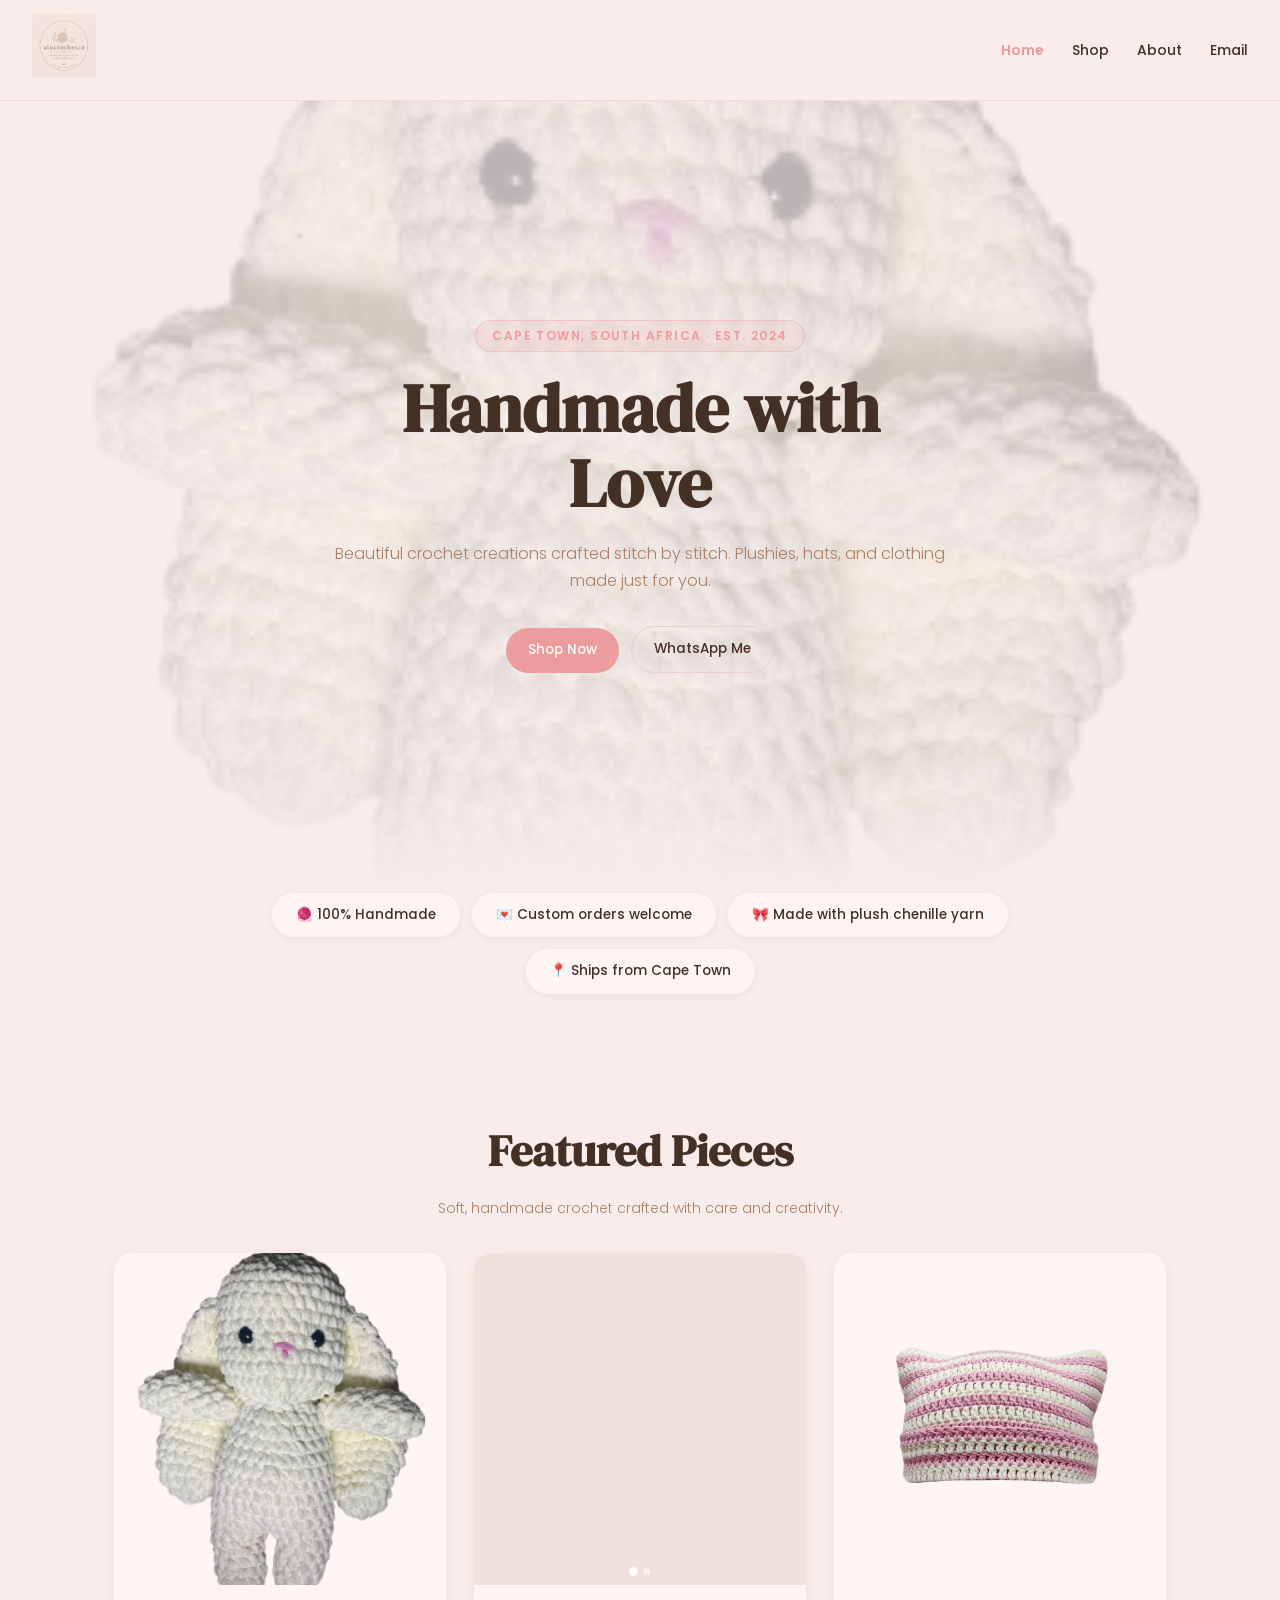
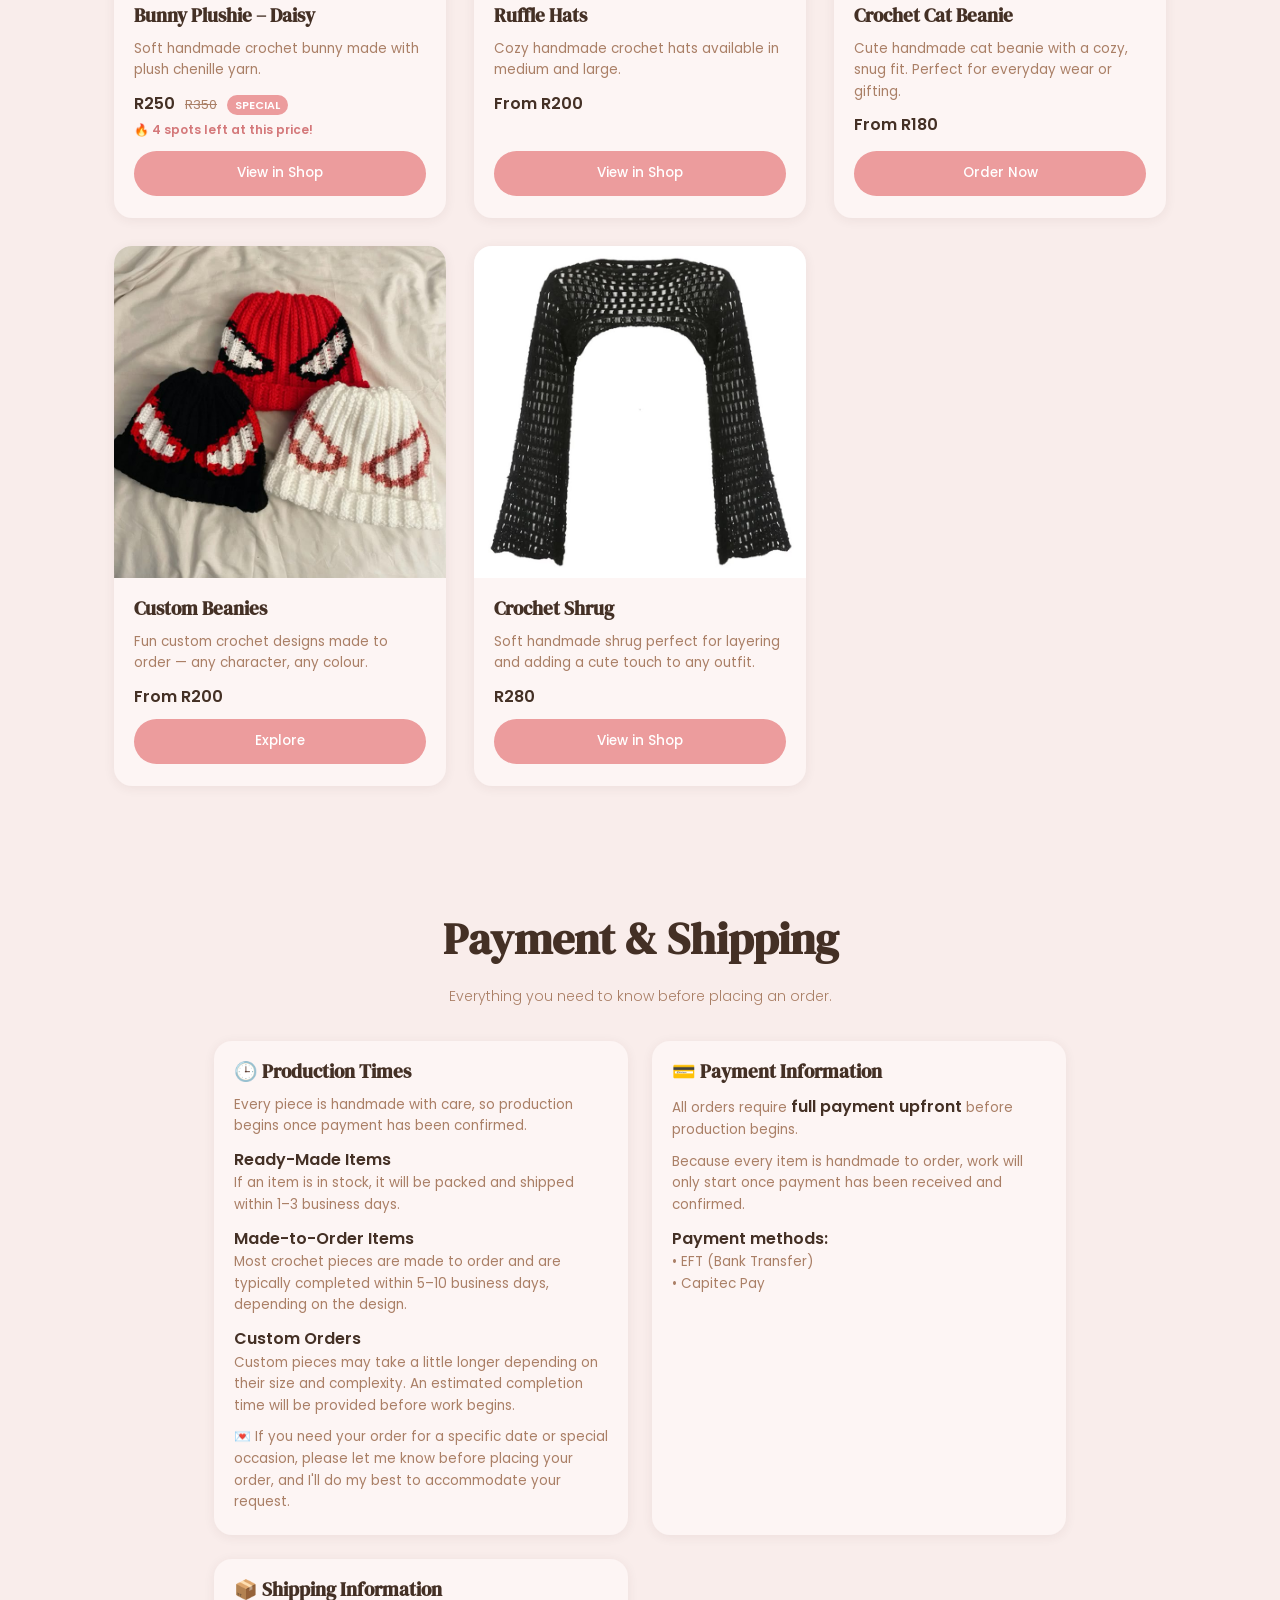
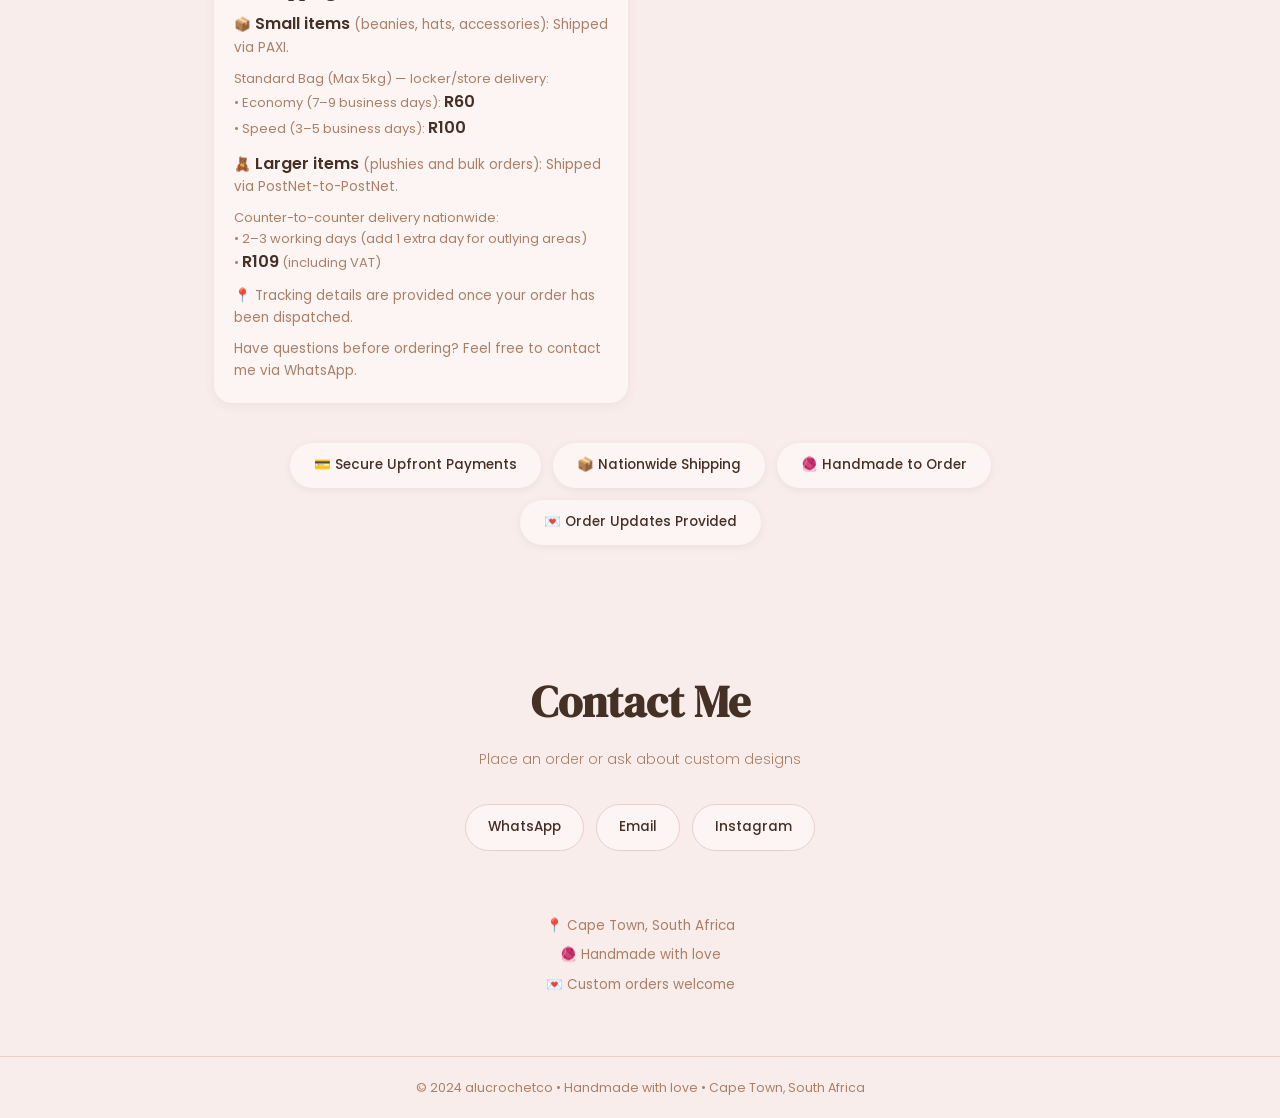
<file: index.html>
<!DOCTYPE html>
<html lang="en">
<head>
  <meta charset="UTF-8" />
  <meta name="viewport" content="width=device-width, initial-scale=1.0"/>
  <title>alucrochetco | Handmade Crochet Cape Town</title>

  <!-- SEO -->
  <meta name="description" content="Handmade crochet plushies, hats and clothing made with love in Cape Town, South Africa. Custom orders welcome. Order via WhatsApp.">
  <meta name="keywords" content="crochet Cape Town, handmade plushies South Africa, crochet hats, custom crochet gifts, alucrochetco">
  <meta name="author" content="alucrochetco">

  <!-- Open Graph -->
  <meta property="og:type" content="website">
  <meta property="og:title" content="alucrochetco | Handmade Crochet Cape Town">
  <meta property="og:description" content="Soft handmade crochet plushies, hats and clothing. Made with love in Cape Town, South Africa. Custom orders welcome.">
  <meta property="og:image" content="https://aluwoods04-ops.github.io/alucrochet.co/bunny1.jpg">
  <meta property="og:url" content="https://aluwoods04-ops.github.io/alucrochet.co/index.html">
  <meta property="og:site_name" content="alucrochetco">

  <!-- WhatsApp / Twitter preview -->
  <meta name="twitter:card" content="summary_large_image">
  <meta name="twitter:title" content="alucrochetco | Handmade Crochet Cape Town">
  <meta name="twitter:description" content="Soft handmade crochet plushies, hats and clothing made in Cape Town. Custom orders welcome.">
  <meta name="twitter:image" content="https://aluwoods04-ops.github.io/alucrochet.co/bunny1.jpg">

  <link rel="stylesheet" href="style.css">
  <link href="https://fonts.googleapis.com/css2?family=DM+Serif+Display&family=Poppins:wght@300;400;500;600&display=swap" rel="stylesheet">

  <script type="application/ld+json">
  {
    "@context": "https://schema.org",
    "@type": "LocalBusiness",
    "name": "alucrochetco",
    "url": "https://aluwoods04-ops.github.io/alucrochet.co/",
    "logo": "https://aluwoods04-ops.github.io/alucrochet.co/logo.png",
    "image": "https://aluwoods04-ops.github.io/alucrochet.co/bunny1.jpg",
    "description": "Handmade crochet plushies, hats and clothing made with love in Cape Town, South Africa. Custom orders welcome.",
    "priceRange": "R150 - R350",
    "address": {
      "@type": "PostalAddress",
      "addressLocality": "Cape Town",
      "addressCountry": "ZA"
    },
    "contactPoint": {
      "@type": "ContactPoint",
      "contactType": "customer service",
      "url": "https://wa.me/27692396332"
    },
    "sameAs": [
      "https://instagram.com/alucrochetco"
    ]
  }
  </script>

</head>

<body>

<header>
  <div class="logo">
    <img src="logo.png" alt="alucrochetco logo">
  </div>
  <nav>
    <a href="index.html">Home</a>
    <a href="shop.html">Shop</a>
    <a href="about.html">About</a>
    <a href="mailto:woodsaloe@gmail.com">Email</a>
  </nav>
</header>

<!-- HERO -->
<section class="hero">
  <div class="hero-content">
    <span class="hero-eyebrow">Cape Town, South Africa · Est. 2024</span>
    <h1>Handmade with Love</h1>
    <p>Beautiful crochet creations crafted stitch by stitch. Plushies, hats, and clothing made just for you.</p>
    <div class="hero-btns">
      <a href="shop.html" class="btn">Shop Now</a>
      <a href="https://wa.me/27692396332" class="btn btn-outline">WhatsApp Me</a>
    </div>
  </div>
</section>

<!-- PERKS -->
<div class="perks">
  <div class="perk">🧶 100% Handmade</div>
  <div class="perk">💌 Custom orders welcome</div>
  <div class="perk">🎀 Made with plush chenille yarn</div>
  <div class="perk">📍 Ships from Cape Town</div>
</div>

<!-- FEATURED PRODUCTS -->
<section>
  <div class="section-title">
    <h2>Featured Pieces</h2>
    <p>Soft, handmade crochet crafted with care and creativity.</p>
  </div>

  <div class="products">

    <div class="card">
      <img src="bunny1.jpg" alt="Bunny Plushie" decoding="async">
      <div class="card-content">
        <h3>Bunny Plushie – Daisy</h3>
        <p>Soft handmade crochet bunny made with plush chenille yarn.</p>
        <p>
          <strong>R250</strong>
          <span style="text-decoration:line-through; color:#AA7F66; font-size:13px; margin-left:6px;">R350</span>
          <span style="background:#EC9C9D; color:#fff; font-size:11px; font-weight:600; padding:2px 8px; border-radius:999px; margin-left:6px;">SPECIAL</span>
          <br><span style="font-size:12px; color:#d4787a; font-weight:600; margin-top:4px; display:inline-block;">🔥 4 spots left at this price!</span>
        </p>
        <a class="btn" href="shop.html">View in Shop</a>
      </div>
    </div>

    <div class="card">
      <div class="gallery-wrapper">
        <div class="gallery-swipe">
          <img src="medium-ruffle-hat-1.jpg" alt="Ruffle Hat" decoding="async">
          <img src="medium-ruffle-hat-2.jpg" alt="Ruffle Hat view 2" loading="lazy" decoding="async">
        </div>
        <button class="gallery-arrow prev" aria-label="Previous">&#8249;</button>
        <button class="gallery-arrow next" aria-label="Next">&#8250;</button>
        <div class="dots">
          <span class="active"></span><span></span>
        </div>
      </div>
      <div class="card-content">
        <h3>Ruffle Hats</h3>
        <p>Cozy handmade crochet hats available in medium and large.</p>
        <p><strong>From R200</strong></p>
        <a class="btn" href="shop.html">View in Shop</a>
      </div>
    </div>

    <div class="card">
      <img src="catbeanie1.jpg" alt="Crochet Cat Beanie" loading="lazy" decoding="async">
      <div class="card-content">
        <h3>Crochet Cat Beanie</h3>
        <p>Cute handmade cat beanie with a cozy, snug fit. Perfect for everyday wear or gifting.</p>
        <p><strong>From R180</strong></p>
        <a class="btn" href="https://wa.me/27692396332?text=Hi! I want to order a Crochet Cat Beanie 🐱 (From R180)">Order Now</a>
      </div>
    </div>

    <div class="card">
      <img src="spiderman-beanie.jpg" alt="Spiderman Beanie" loading="lazy" decoding="async">
      <div class="card-content">
        <h3>Custom Beanies</h3>
        <p>Fun custom crochet designs made to order — any character, any colour.</p>
        <p><strong>From R200</strong></p>
        <a class="btn" href="shop.html">Explore</a>
      </div>
    </div>

    <div class="card">
      <img src="shrug1.jpg" alt="Crochet Shrug" loading="lazy" decoding="async">
      <div class="card-content">
        <h3>Crochet Shrug</h3>
        <p>Soft handmade shrug perfect for layering and adding a cute touch to any outfit.</p>
        <p><strong>R280</strong></p>
        <a class="btn" href="shop.html">View in Shop</a>
      </div>
    </div>

  </div>
</section>

<!-- PAYMENT & SHIPPING -->
<section>
  <div class="section-title">
    <h2>Payment & Shipping</h2>
    <p>Everything you need to know before placing an order.</p>
  </div>

  <div style="display:grid; grid-template-columns:repeat(auto-fill, minmax(min(280px,100%),1fr)); gap:24px; max-width:900px; margin:0 auto; padding:0 24px 40px;">

    <div class="card">
      <div class="card-content">
        <h3>🕒 Production Times</h3>
        <p>Every piece is handmade with care, so production begins once payment has been confirmed.</p>

        <p><strong>Ready-Made Items</strong><br>
        If an item is in stock, it will be packed and shipped within 1–3 business days.</p>

        <p><strong>Made-to-Order Items</strong><br>
        Most crochet pieces are made to order and are typically completed within 5–10 business days, depending on the design.</p>

        <p><strong>Custom Orders</strong><br>
        Custom pieces may take a little longer depending on their size and complexity. An estimated completion time will be provided before work begins.</p>

        <p>💌 If you need your order for a specific date or special occasion, please let me know before placing your order, and I'll do my best to accommodate your request.</p>
      </div>
    </div>

    <div class="card">
      <div class="card-content">
        <h3>💳 Payment Information</h3>
        <p>All orders require <strong>full payment upfront</strong> before production begins.</p>
        <p>Because every item is handmade to order, work will only start once payment has been received and confirmed.</p>
        <p><strong>Payment methods:</strong><br>• EFT (Bank Transfer)<br>• Capitec Pay</p>
      </div>
    </div>

    <div class="card">
      <div class="card-content">
        <h3>📦 Shipping Information</h3>
        <p>📦 <strong>Small items</strong> (beanies, hats, accessories): Shipped via PAXI.</p>
        <p style="font-size:13px; color:var(--muted);">
          Standard Bag (Max 5kg) — locker/store delivery:<br>
          • Economy (7–9 business days): <strong>R60</strong><br>
          • Speed (3–5 business days): <strong>R100</strong>
        </p>
        <p>🧸 <strong>Larger items</strong> (plushies and bulk orders): Shipped via PostNet-to-PostNet.</p>
        <p style="font-size:13px; color:var(--muted);">
          Counter-to-counter delivery nationwide:<br>
          • 2–3 working days (add 1 extra day for outlying areas)<br>
          • <strong>R109</strong> (including VAT)
        </p>
        <p>📍 Tracking details are provided once your order has been dispatched.</p>
        <p>Have questions before ordering? Feel free to contact me via WhatsApp.</p>
      </div>
    </div>

  </div>

  <div class="perks">
    <div class="perk">💳 Secure Upfront Payments</div>
    <div class="perk">📦 Nationwide Shipping</div>
    <div class="perk">🧶 Handmade to Order</div>
    <div class="perk">💌 Order Updates Provided</div>
  </div>

</section>

<!-- CONTACT -->
<section>
  <div class="section-title">
    <h2>Contact Me</h2>
    <p>Place an order or ask about custom designs</p>
  </div>
  <div class="contact-links">
    <a class="btn" href="https://wa.me/27692396332">WhatsApp</a>
    <a class="btn" href="mailto:woodsaloe@gmail.com">Email</a>
    <a class="btn" href="https://instagram.com/alucrochetco">Instagram</a>
  </div>
  <p class="contact-info">
    📍 Cape Town, South Africa<br>
    🧶 Handmade with love<br>
    💌 Custom orders welcome
  </p>
</section>

<footer>
  © 2024 alucrochetco • Handmade with love • Cape Town, South Africa
</footer>




<script>
  // ── GALLERY ──────────────────────────────────────────────────
  function initGallery(wrapper) {
    const swipe = wrapper.querySelector('.gallery-swipe');
    const dots  = wrapper.querySelectorAll('.dots span');
    const imgs  = Array.from(wrapper.querySelectorAll('.gallery-swipe img'));
    const total = imgs.length;
    let current = 0;

    function preload(index) {
      const img = imgs[(index + total) % total];
      if (img && img.loading === 'lazy') img.loading = 'eager';
    }

    function goTo(index) {
      current = (index + total) % total;
      swipe.style.transform = `translateX(-${current * 100}%)`;
      dots.forEach((d, i) => d.classList.toggle('active', i === current));
      preload(current + 1);
      preload(current - 1);
    }

    preload(1);
    wrapper.querySelector('.prev').addEventListener('click', () => goTo(current - 1));
    wrapper.querySelector('.next').addEventListener('click', () => goTo(current + 1));
    dots.forEach((dot, i) => dot.addEventListener('click', () => goTo(i)));

    let startX = 0, startY = 0, isDragging = false, isHorizontal = null;

    swipe.addEventListener('touchstart', e => {
      startX = e.touches[0].clientX;
      startY = e.touches[0].clientY;
      isDragging = true;
      isHorizontal = null;
    }, { passive: true });

    swipe.addEventListener('touchmove', e => {
      if (!isDragging) return;
      const dx = e.touches[0].clientX - startX;
      const dy = e.touches[0].clientY - startY;
      if (isHorizontal === null) isHorizontal = Math.abs(dx) > Math.abs(dy);
      if (isHorizontal) e.preventDefault();
    }, { passive: false });

    swipe.addEventListener('touchend', e => {
      if (!isDragging) return;
      isDragging = false;
      const dx = e.changedTouches[0].clientX - startX;
      if (isHorizontal && Math.abs(dx) > 30) goTo(current + (dx < 0 ? 1 : -1));
      isHorizontal = null;
    });
  }

  document.querySelectorAll('.gallery-wrapper').forEach(initGallery);

  // ── ACTIVE NAV ───────────────────────────────────────────────
  const currentPage = location.pathname.split('/').pop() || 'index.html';
  document.querySelectorAll('header nav a').forEach(a => {
    if (a.getAttribute('href') === currentPage) a.classList.add('active');
  });

  // ── SCROLL ANIMATIONS ────────────────────────────────────────
  const observer = new IntersectionObserver((entries) => {
    entries.forEach((entry, i) => {
      if (entry.isIntersecting) {
        setTimeout(() => entry.target.classList.add('visible'), i * 80);
        observer.unobserve(entry.target);
      }
    });
  }, { threshold: 0.1 });

  document.querySelectorAll('.card, .perk, .stat-pill, .custom-card, .section-title, .about-wrapper').forEach(el => {
    el.classList.add('fade-in');
    observer.observe(el);
  });
</script>
</body>
</html>
</file>
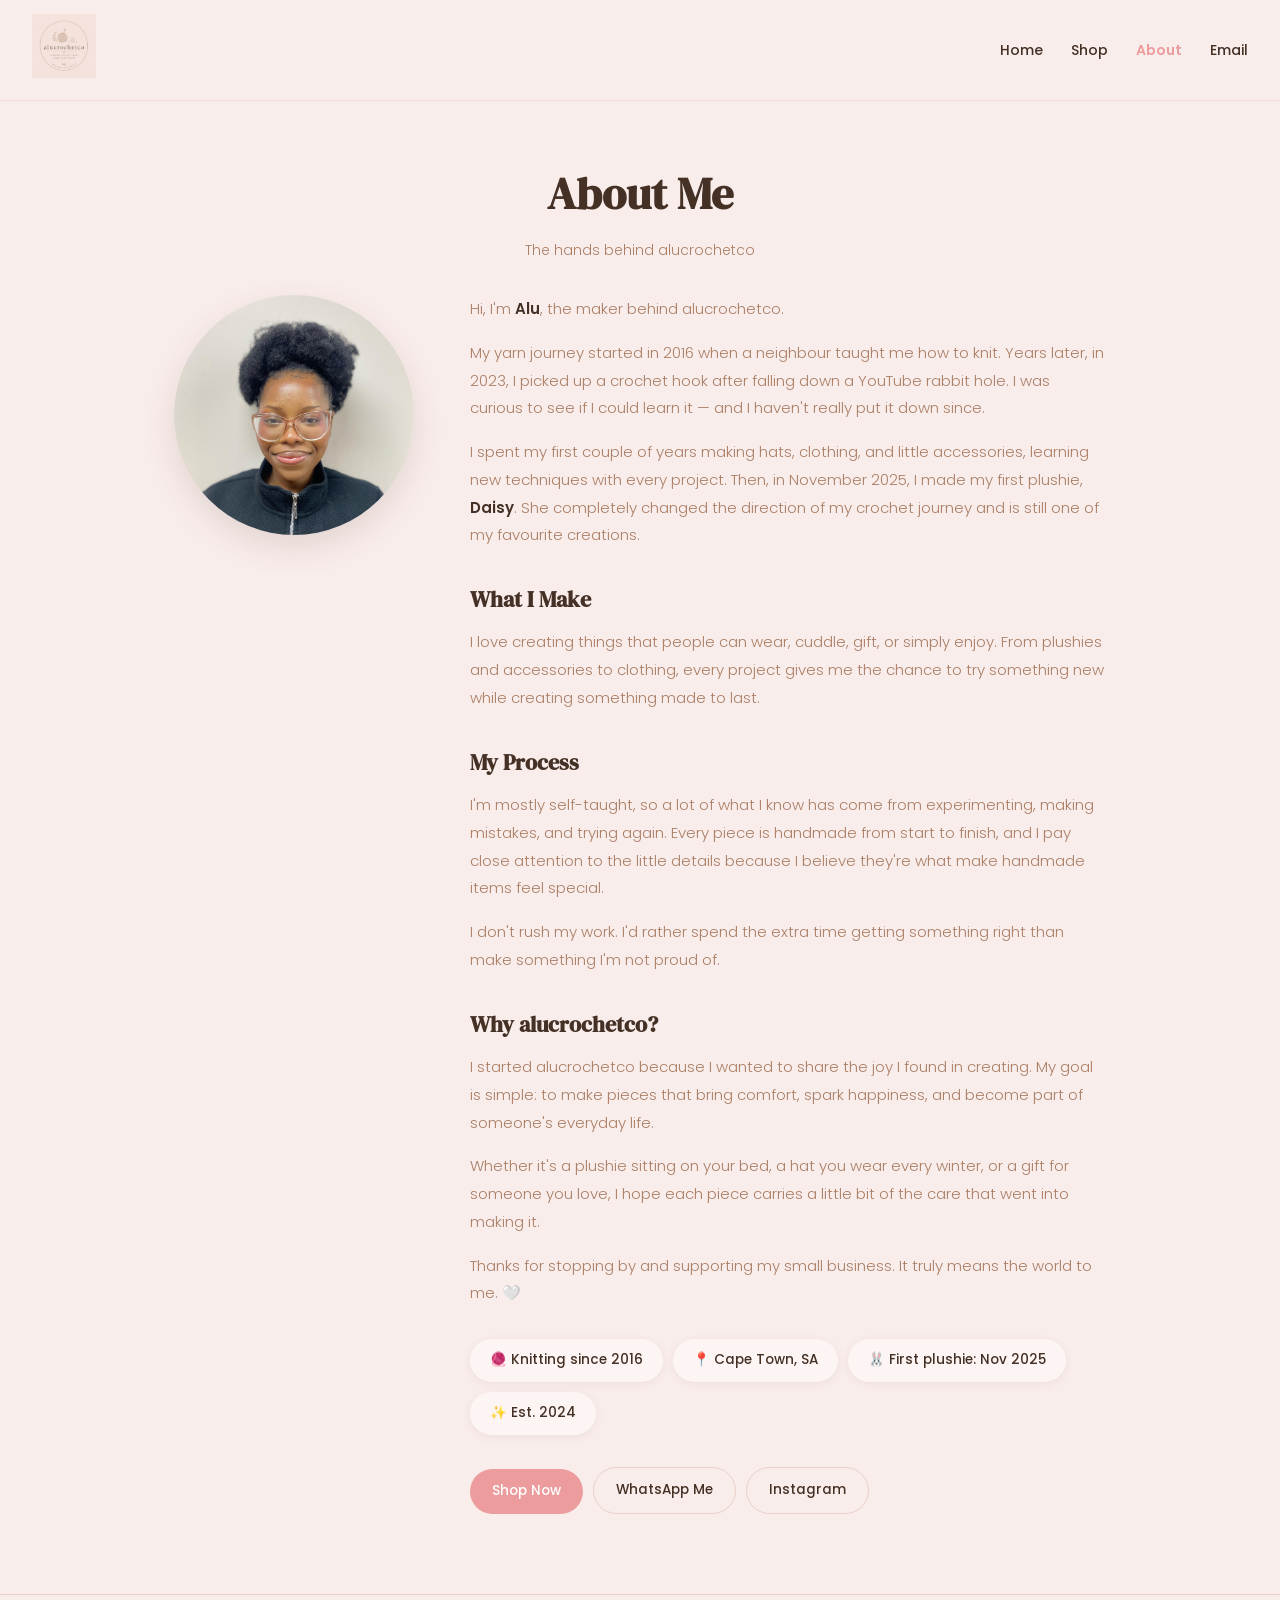
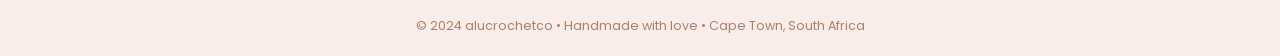
<file: about.html>
<!DOCTYPE html>
<html lang="en">
<head>
  <meta charset="UTF-8" />
  <meta name="viewport" content="width=device-width, initial-scale=1.0"/>
  <title>About | alucrochetco — Handmade Crochet Cape Town</title>

  <!-- SEO -->
  <meta name="description" content="Meet Alu, the maker behind alucrochetco. Self-taught crochet artist based in Cape Town, making handmade plushies, hats and clothing. First plushie made November 2025.">
  <meta name="keywords" content="crochet artist Cape Town, handmade crochet South Africa, alucrochetco, crochet plushies maker">
  <meta name="author" content="alucrochetco">

  <!-- Open Graph -->
  <meta property="og:type" content="website">
  <meta property="og:title" content="About Alu | alucrochetco">
  <meta property="og:description" content="Self-taught crochet and knit artist based in Cape Town. Making soft handmade plushies, hats and clothing with love since 2024.">
  <meta property="og:image" content="https://aluwoods04-ops.github.io/alucrochet.co/me.jpg">
  <meta property="og:url" content="https://aluwoods04-ops.github.io/alucrochet.co/about.html">
  <meta property="og:site_name" content="alucrochetco">

  <!-- WhatsApp / Twitter preview -->
  <meta name="twitter:card" content="summary_large_image">
  <meta name="twitter:title" content="About Alu | alucrochetco">
  <meta name="twitter:description" content="Self-taught crochet artist based in Cape Town, making handmade plushies, hats and clothing since 2024.">
  <meta name="twitter:image" content="https://aluwoods04-ops.github.io/alucrochet.co/me.jpg">

  <link rel="stylesheet" href="style.css">
  <link href="https://fonts.googleapis.com/css2?family=DM+Serif+Display&family=Poppins:wght@300;400;500;600&display=swap" rel="stylesheet">

</head>

<body>

<header>
  <div class="logo">
    <img src="logo.png" alt="alucrochetco logo">
  </div>
  <nav>
    <a href="index.html">Home</a>
    <a href="shop.html">Shop</a>
    <a href="about.html">About</a>
    <a href="mailto:woodsaloe@gmail.com">Email</a>
  </nav>
</header>

<section>

  <div class="section-title">
    <h2>About Me</h2>
    <p>The hands behind alucrochetco</p>
  </div>

  <div class="about-wrapper">

    <!-- PHOTO -->
    <div class="about-photo">
      <img src="me.jpg" alt="Alu — crochet and knit artist">
    </div>

    <!-- TEXT -->
    <div class="about-text">

      <p>
        Hi, I'm <strong>Alu</strong>, the maker behind alucrochetco.
      </p>

      <p>
        My yarn journey started in 2016 when a neighbour taught me how to knit. Years later, in 2023,
        I picked up a crochet hook after falling down a YouTube rabbit hole. I was curious to see if I
        could learn it — and I haven't really put it down since.
      </p>

      <p>
        I spent my first couple of years making hats, clothing, and little accessories, learning new
        techniques with every project. Then, in November 2025, I made my first plushie, <strong>Daisy</strong>.
        She completely changed the direction of my crochet journey and is still one of my favourite creations.
      </p>

      <h3>What I Make</h3>

      <p>
        I love creating things that people can wear, cuddle, gift, or simply enjoy. From plushies and
        accessories to clothing, every project gives me the chance to try something new while creating
        something made to last.
      </p>

      <h3>My Process</h3>

      <p>
        I'm mostly self-taught, so a lot of what I know has come from experimenting, making mistakes,
        and trying again. Every piece is handmade from start to finish, and I pay close attention to
        the little details because I believe they're what make handmade items feel special.
      </p>

      <p>
        I don't rush my work. I'd rather spend the extra time getting something right than make
        something I'm not proud of.
      </p>

      <h3>Why alucrochetco?</h3>

      <p>
        I started alucrochetco because I wanted to share the joy I found in creating. My goal is simple:
        to make pieces that bring comfort, spark happiness, and become part of someone's everyday life.
      </p>

      <p>
        Whether it's a plushie sitting on your bed, a hat you wear every winter, or a gift for someone
        you love, I hope each piece carries a little bit of the care that went into making it.
      </p>

      <p>
        Thanks for stopping by and supporting my small business. It truly means the world to me. 🤍
      </p>

      <!-- STATS -->
      <div class="about-stats">
        <div class="stat-pill">🧶 Knitting since 2016</div>
        <div class="stat-pill">📍 Cape Town, SA</div>
        <div class="stat-pill">🐰 First plushie: Nov 2025</div>
        <div class="stat-pill">✨ Est. 2024</div>
      </div>

      <!-- CTA -->
      <div class="about-cta">
        <a class="btn" href="shop.html">Shop Now</a>
        <a class="btn btn-outline" href="https://wa.me/27692396332">WhatsApp Me</a>
        <a class="btn btn-outline" href="https://instagram.com/alucrochetco">Instagram</a>
      </div>

    </div>

  </div>

</section>

<footer>
  © 2024 alucrochetco • Handmade with love • Cape Town, South Africa
</footer>


<script>
  // ── ACTIVE NAV ───────────────────────────────────────────────
  const currentPage = location.pathname.split('/').pop() || 'index.html';
  document.querySelectorAll('header nav a').forEach(a => {
    if (a.getAttribute('href') === currentPage) a.classList.add('active');
  });

  // ── SCROLL ANIMATIONS ────────────────────────────────────────
  const observer = new IntersectionObserver((entries) => {
    entries.forEach((entry, i) => {
      if (entry.isIntersecting) {
        setTimeout(() => entry.target.classList.add('visible'), i * 80);
        observer.unobserve(entry.target);
      }
    });
  }, { threshold: 0.1 });

  document.querySelectorAll('.card, .perk, .stat-pill, .custom-card, .section-title, .about-wrapper').forEach(el => {
    el.classList.add('fade-in');
    observer.observe(el);
  });
</script>
</body>
</html>
</file>
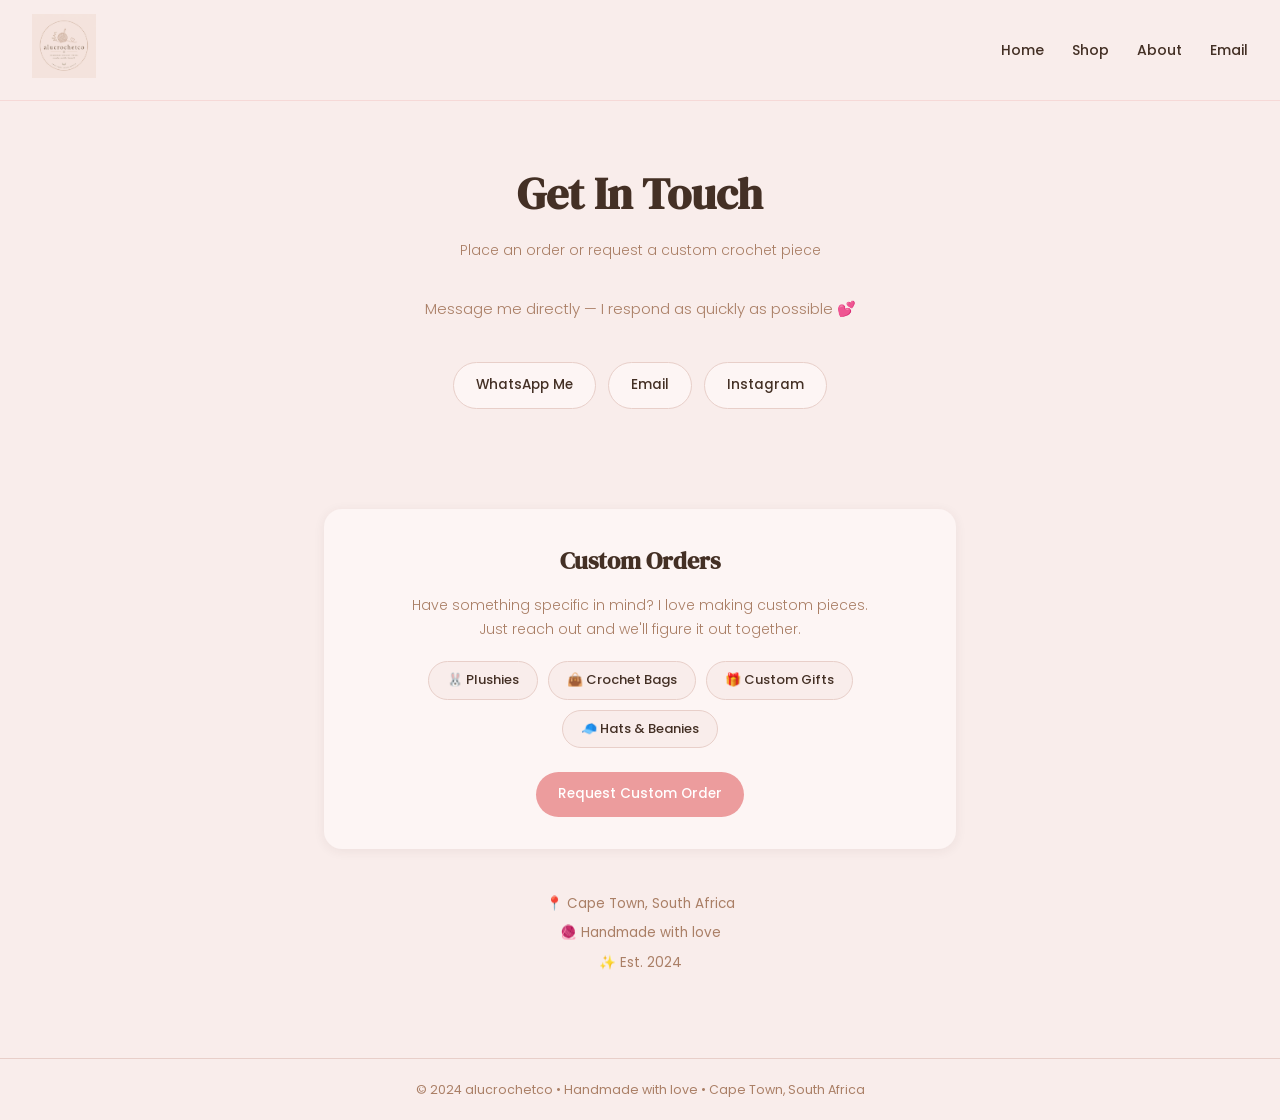
<file: contact.html>
<!DOCTYPE html>
<html lang="en">
<head>
  <meta charset="UTF-8" />
  <meta name="viewport" content="width=device-width, initial-scale=1.0"/>
  <title>Contact | alucrochetco — Handmade Crochet Cape Town</title>

  <!-- SEO -->
  <meta name="description" content="Contact alucrochetco to place an order or request a custom crochet piece. Message via WhatsApp, email or Instagram. Based in Cape Town, South Africa.">
  <meta name="keywords" content="order crochet Cape Town, custom crochet order South Africa, contact alucrochetco, handmade crochet gift">
  <meta name="author" content="alucrochetco">

  <!-- Open Graph -->
  <meta property="og:type" content="website">
  <meta property="og:title" content="Contact | alucrochetco">
  <meta property="og:description" content="Place an order or request a custom crochet piece. Message via WhatsApp, email or Instagram. Based in Cape Town, South Africa.">
  <meta property="og:image" content="https://aluwoods04-ops.github.io/alucrochet.co/bunny1.jpg">
  <meta property="og:url" content="https://aluwoods04-ops.github.io/alucrochet.co/contact.html">
  <meta property="og:site_name" content="alucrochetco">

  <!-- WhatsApp / Twitter preview -->
  <meta name="twitter:card" content="summary_large_image">
  <meta name="twitter:title" content="Contact | alucrochetco">
  <meta name="twitter:description" content="Place an order or request a custom crochet piece. Message via WhatsApp, email or Instagram.">
  <meta name="twitter:image" content="https://aluwoods04-ops.github.io/alucrochet.co/bunny1.jpg">

  <link rel="stylesheet" href="style.css">
  <link href="https://fonts.googleapis.com/css2?family=DM+Serif+Display&family=Poppins:wght@300;400;500;600&display=swap" rel="stylesheet">

</head>

<body>

<header>
  <div class="logo">
    <img src="logo.png" alt="alucrochetco logo">
  </div>
  <nav>
    <a href="index.html">Home</a>
    <a href="shop.html">Shop</a>
    <a href="about.html">About</a>
    <a href="mailto:woodsaloe@gmail.com">Email</a>
  </nav>
</header>

<section>

  <div class="section-title">
    <h2>Get In Touch</h2>
    <p>Place an order or request a custom crochet piece</p>
  </div>

  <div class="contact-wrapper">

    <p class="contact-intro">
      Message me directly — I respond as quickly as possible 💕
    </p>

    <div class="contact-links">
      <a href="https://wa.me/27692396332" class="btn">WhatsApp Me</a>
      <a href="mailto:woodsaloe@gmail.com" class="btn btn-outline">Email</a>
      <a href="https://instagram.com/alucrochetco" class="btn btn-outline">Instagram</a>
    </div>

    <div class="custom-card">
      <h3>Custom Orders</h3>
      <p>Have something specific in mind? I love making custom pieces.<br>Just reach out and we'll figure it out together.</p>
      <div class="custom-items">
        <span class="custom-item">🐰 Plushies</span>
        <span class="custom-item">👜 Crochet Bags</span>
        <span class="custom-item">🎁 Custom Gifts</span>
        <span class="custom-item">🧢 Hats & Beanies</span>
      </div>
      <a href="https://wa.me/27692396332?text=Hi! I'd like to request a custom order 🧶" class="btn">Request Custom Order</a>
    </div>

    <p class="info-strip">
      📍 Cape Town, South Africa<br>
      🧶 Handmade with love<br>
      ✨ Est. 2024
    </p>

  </div>

</section>

<footer>
  © 2024 alucrochetco • Handmade with love • Cape Town, South Africa
</footer>


<script>
  // ── ACTIVE NAV ───────────────────────────────────────────────
  const currentPage = location.pathname.split('/').pop() || 'index.html';
  document.querySelectorAll('header nav a').forEach(a => {
    if (a.getAttribute('href') === currentPage) a.classList.add('active');
  });

  // ── SCROLL ANIMATIONS ────────────────────────────────────────
  const observer = new IntersectionObserver((entries) => {
    entries.forEach((entry, i) => {
      if (entry.isIntersecting) {
        setTimeout(() => entry.target.classList.add('visible'), i * 80);
        observer.unobserve(entry.target);
      }
    });
  }, { threshold: 0.1 });

  document.querySelectorAll('.card, .perk, .stat-pill, .custom-card, .section-title, .about-wrapper').forEach(el => {
    el.classList.add('fade-in');
    observer.observe(el);
  });
</script>
</body>
</html>
</file>
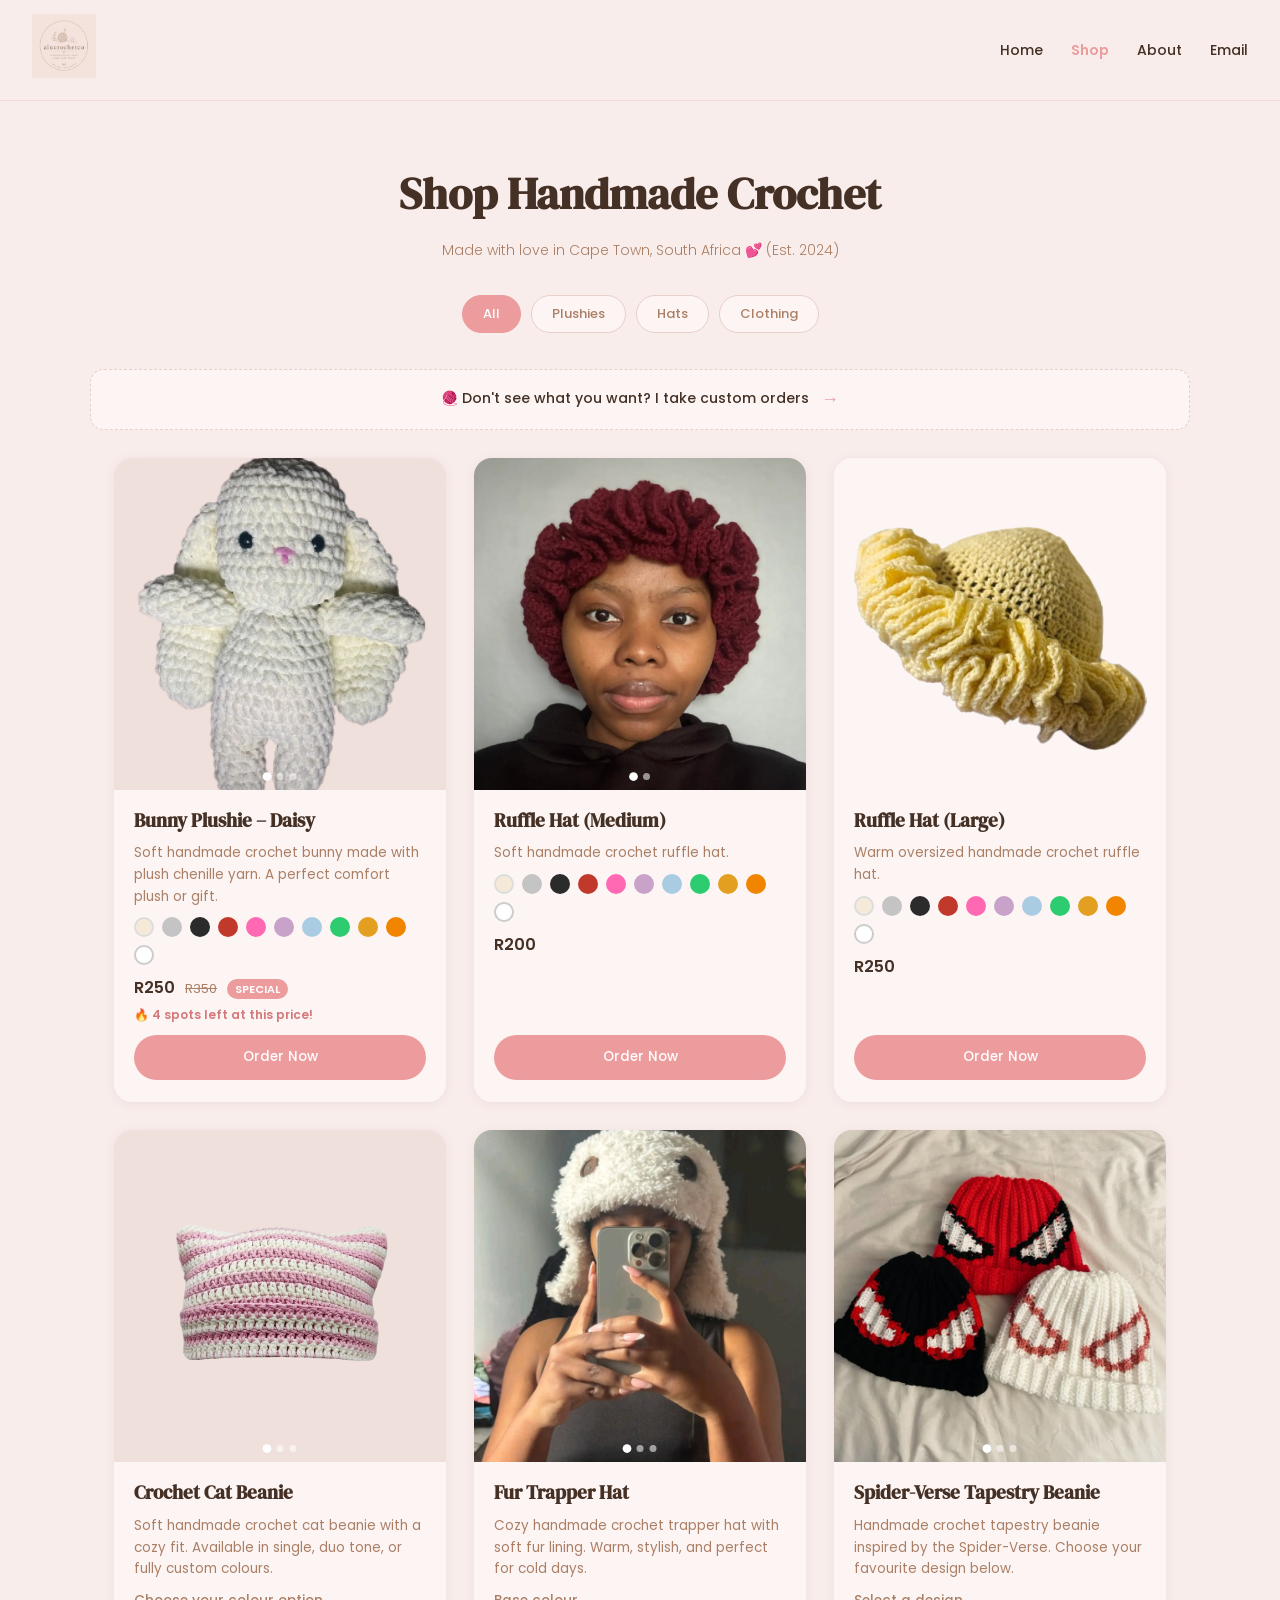
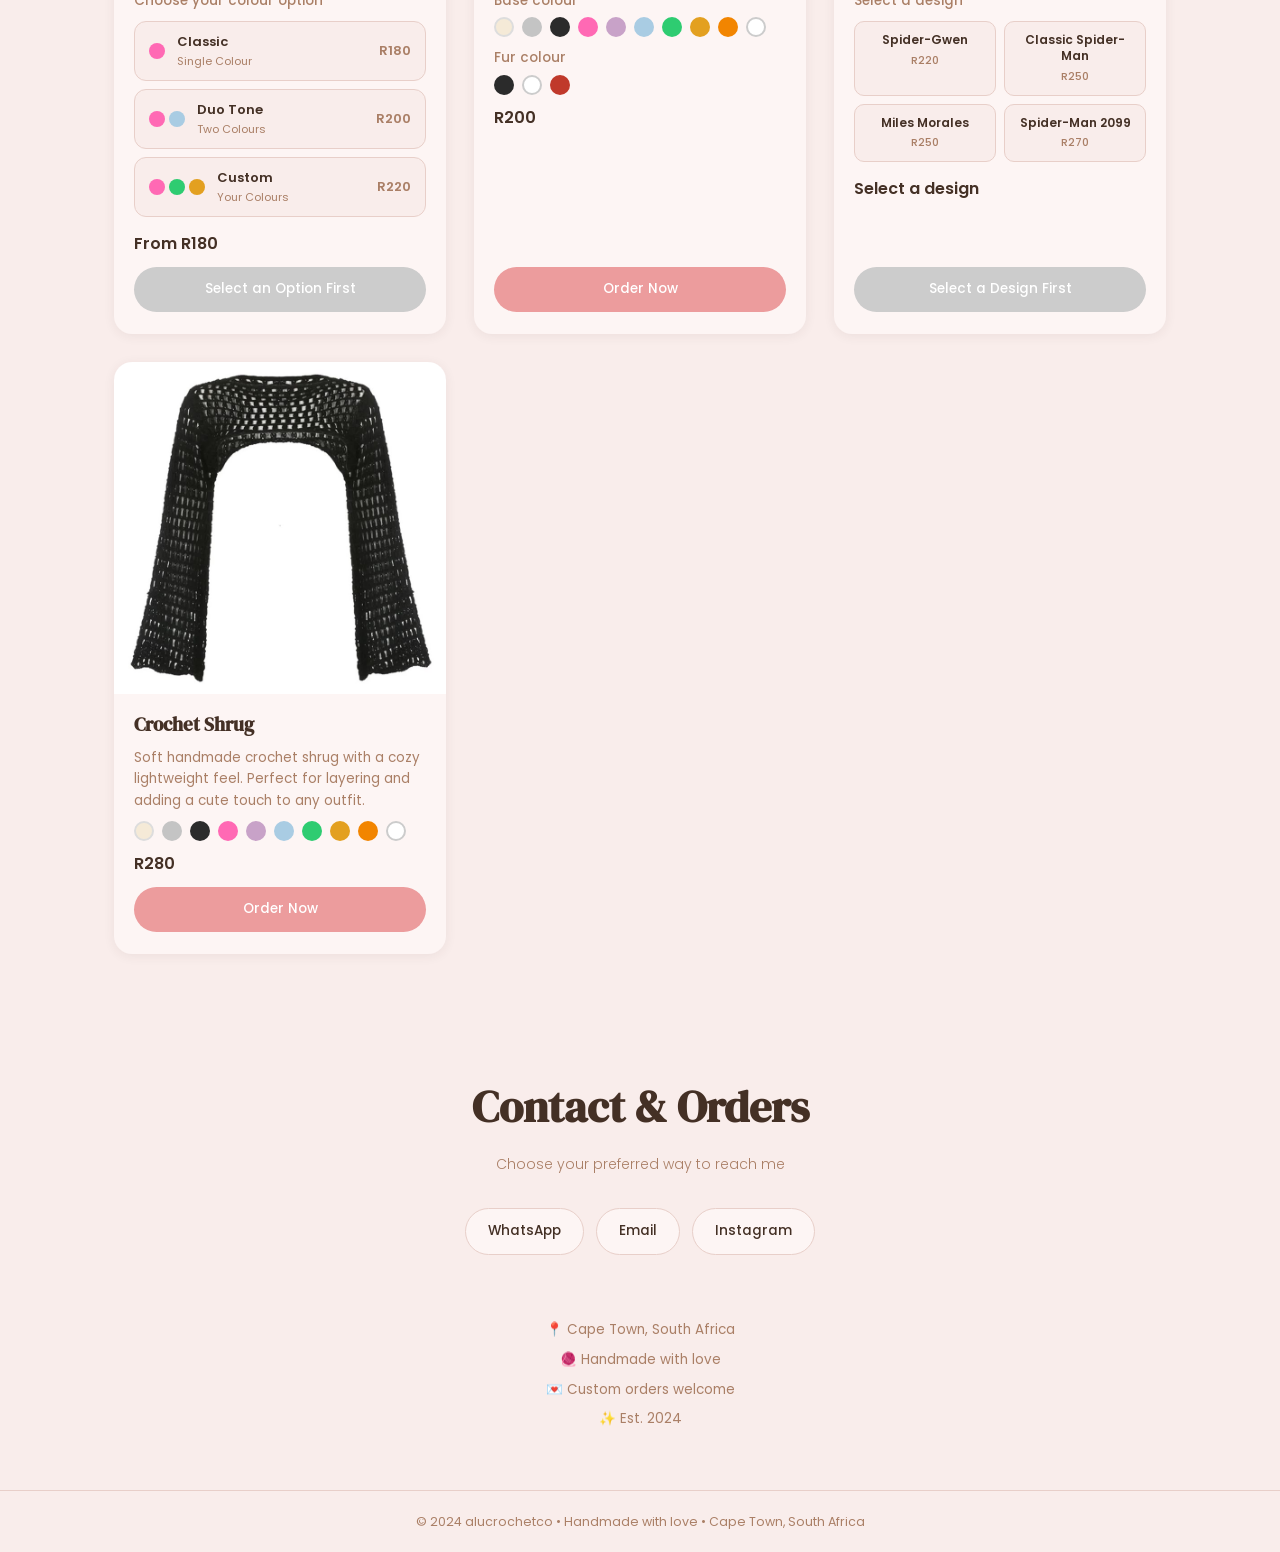
<file: shop.html>
<!DOCTYPE html>
<html lang="en">
<head>
  <meta charset="UTF-8" />
  <meta name="viewport" content="width=device-width, initial-scale=1.0"/>
  <title>Shop | alucrochetco — Handmade Crochet Cape Town</title>

  <!-- SEO -->
  <meta name="description" content="Shop handmade crochet plushies, ruffle hats, cat beanies, shrugs and more. Made to order in Cape Town. Multiple colours available.">
  <meta name="keywords" content="crochet shop Cape Town, handmade bunny plushie, crochet hat South Africa, custom beanie, crochet shrug">
  <meta name="author" content="alucrochetco">

  <!-- Open Graph -->
  <meta property="og:type" content="website">
  <meta property="og:title" content="Shop Handmade Crochet | alucrochetco">
  <meta property="og:description" content="Plushies, hats, beanies and clothing — all handmade in Cape Town. Custom colours available. Order via WhatsApp.">
  <meta property="og:image" content="https://aluwoods04-ops.github.io/alucrochet.co/bunny1.jpg">
  <meta property="og:url" content="https://aluwoods04-ops.github.io/alucrochet.co/shop.html">
  <meta property="og:site_name" content="alucrochetco">

  <!-- WhatsApp / Twitter preview -->
  <meta name="twitter:card" content="summary_large_image">
  <meta name="twitter:title" content="Shop Handmade Crochet | alucrochetco">
  <meta name="twitter:description" content="Plushies, hats, beanies and clothing — all handmade in Cape Town. Custom colours available.">
  <meta name="twitter:image" content="https://aluwoods04-ops.github.io/alucrochet.co/bunny1.jpg">

  <link rel="stylesheet" href="style.css">
  <link href="https://fonts.googleapis.com/css2?family=DM+Serif+Display&family=Poppins:wght@300;400;500;600&display=swap" rel="stylesheet">

</head>

<body>

<header>
  <div class="logo">
    <img src="logo.png" alt="alucrochetco logo">
  </div>
  <nav>
    <a href="index.html">Home</a>
    <a href="shop.html">Shop</a>
    <a href="about.html">About</a>
    <a href="mailto:woodsaloe@gmail.com">Email</a>
  </nav>
</header>

<section>

  <div class="section-title">
    <h2>Shop Handmade Crochet</h2>
    <p>Made with love in Cape Town, South Africa 💕 (Est. 2024)</p>
  </div>

  <!-- FILTER BAR -->
  <div class="filter-bar">
    <button class="filter-btn active" data-filter="all">All</button>
    <button class="filter-btn" data-filter="plushies">Plushies</button>
    <button class="filter-btn" data-filter="hats">Hats</button>
    <button class="filter-btn" data-filter="clothing">Clothing</button>
  </div>

  <!-- CUSTOM ORDER BANNER -->
  <a href="contact.html" class="custom-banner">
    <span>🧶 Don't see what you want? I take custom orders</span>
    <span class="custom-banner-arrow">→</span>
  </a>

  <div class="products">

    <!-- 🐰 BUNNY PLUSHIE -->
    <div class="card" data-category="plushies">
      <div class="gallery-wrapper">
        <div class="gallery-swipe">
          <img src="bunny1.jpg" alt="Daisy Bunny front view" decoding="async">
          <img src="bunny2.jpg" alt="Daisy Bunny side view" loading="lazy" decoding="async">
          <img src="bunny3.jpg" alt="Daisy Bunny close up" loading="lazy" decoding="async">
        </div>
        <button class="gallery-arrow prev" aria-label="Previous">&#8249;</button>
        <button class="gallery-arrow next" aria-label="Next">&#8250;</button>
        <div class="dots">
          <span class="active"></span><span></span><span></span>
        </div>
      </div>
      <div class="card-content">
        <h3>Bunny Plushie – Daisy</h3>
        <p>Soft handmade crochet bunny made with plush chenille yarn. A perfect comfort plush or gift.</p>
        <div class="color-options">
          <span class="color c-cream"         data-color="Cream"></span>
          <span class="color c-grey"          data-color="Soft Grey"></span>
          <span class="color c-black"         data-color="Black"></span>
          <span class="color c-cherry"        data-color="Cherry Red"></span>
          <span class="color c-hotpink"       data-color="Hot Pink"></span>
          <span class="color c-lilac"         data-color="Lilac"></span>
          <span class="color c-babyblue"      data-color="Baby Blue"></span>
          <span class="color c-emerald"       data-color="Emerald Green"></span>
          <span class="color c-mustard"       data-color="Mustard Yellow"></span>
          <span class="color c-tangerine"     data-color="Tangerine Orange"></span>
          <span class="color c-white"         data-color="White"></span>
        </div>
        <p>
          <strong>R250</strong>
          <span style="text-decoration:line-through; color:var(--muted); font-size:13px; margin-left:6px;">R350</span>
          <span style="background:#EC9C9D; color:#fff; font-size:11px; font-weight:600; padding:2px 8px; border-radius:999px; margin-left:6px;">SPECIAL</span>
          <br><span style="font-size:12px; color:#d4787a; font-weight:600; margin-top:4px; display:inline-block;">🔥 4 spots left at this price!</span>
        </p>
        <a class="btn order-btn" data-base="Hi! I want to order Daisy Bunny Plushie 🐰 (R250 special)" href="https://wa.me/27692396332?text=Hi! I want to order Daisy Bunny Plushie 🐰 (R250 special)">Order Now</a>
      </div>
    </div>

    <!-- 🎀 RUFFLE HAT MEDIUM -->
    <div class="card" data-category="hats">
      <div class="gallery-wrapper">
        <div class="gallery-swipe">
          <img src="medium-ruffle-hat-1.jpg" alt="Ruffle Hat Medium" decoding="async">
          <img src="medium-ruffle-hat-2.jpg" alt="Ruffle Hat Medium view 2" loading="lazy" decoding="async">
        </div>
        <button class="gallery-arrow prev" aria-label="Previous">&#8249;</button>
        <button class="gallery-arrow next" aria-label="Next">&#8250;</button>
        <div class="dots">
          <span class="active"></span><span></span>
        </div>
      </div>
      <div class="card-content">
        <h3>Ruffle Hat (Medium)</h3>
        <p>Soft handmade crochet ruffle hat.</p>
        <div class="color-options">
          <span class="color c-cream"         data-color="Cream"></span>
          <span class="color c-grey"          data-color="Soft Grey"></span>
          <span class="color c-black"         data-color="Black"></span>
          <span class="color c-cherry"        data-color="Cherry Red"></span>
          <span class="color c-hotpink"       data-color="Hot Pink"></span>
          <span class="color c-lilac"         data-color="Lilac"></span>
          <span class="color c-babyblue"      data-color="Baby Blue"></span>
          <span class="color c-emerald"       data-color="Emerald Green"></span>
          <span class="color c-mustard"       data-color="Mustard Yellow"></span>
          <span class="color c-tangerine"     data-color="Tangerine Orange"></span>
          <span class="color c-white"         data-color="White"></span>
        </div>
        <p><strong>R200</strong></p>
        <a class="btn order-btn" data-base="Hi! I want a Medium Ruffle Hat (R200)" href="https://wa.me/27692396332?text=Hi! I want a Medium Ruffle Hat (R200)">Order Now</a>
      </div>
    </div>

    <!-- 🎀 RUFFLE HAT LARGE -->
    <div class="card" data-category="hats">
      <img src="ruffle-large.jpg" alt="Ruffle Hat Large" loading="lazy" decoding="async">
      <div class="card-content">
        <h3>Ruffle Hat (Large)</h3>
        <p>Warm oversized handmade crochet ruffle hat.</p>
        <div class="color-options">
          <span class="color c-cream"         data-color="Cream"></span>
          <span class="color c-grey"          data-color="Soft Grey"></span>
          <span class="color c-black"         data-color="Black"></span>
          <span class="color c-cherry"        data-color="Cherry Red"></span>
          <span class="color c-hotpink"       data-color="Hot Pink"></span>
          <span class="color c-lilac"         data-color="Lilac"></span>
          <span class="color c-babyblue"      data-color="Baby Blue"></span>
          <span class="color c-emerald"       data-color="Emerald Green"></span>
          <span class="color c-mustard"       data-color="Mustard Yellow"></span>
          <span class="color c-tangerine"     data-color="Tangerine Orange"></span>
          <span class="color c-white"         data-color="White"></span>
        </div>
        <p><strong>R250</strong></p>
        <a class="btn order-btn" data-base="Hi! I want a Large Ruffle Hat (R250)" href="https://wa.me/27692396332?text=Hi! I want a Large Ruffle Hat (R250)">Order Now</a>
      </div>
    </div>

    <!-- 🐱 CAT BEANIE -->
    <div class="card" data-category="hats" id="catbeanie-card">
      <div class="gallery-wrapper">
        <div class="gallery-swipe">
          <img src="catbeanie1.jpg" alt="Cat Beanie front view" decoding="async">
          <img src="catbeanie2.jpg" alt="Cat Beanie side view" loading="lazy" decoding="async">
          <img src="catbeanie3.jpg" alt="Cat Beanie worn view" loading="lazy" decoding="async">
        </div>
        <button class="gallery-arrow prev" aria-label="Previous">&#8249;</button>
        <button class="gallery-arrow next" aria-label="Next">&#8250;</button>
        <div class="dots">
          <span class="active"></span><span></span><span></span>
        </div>
      </div>
      <div class="card-content">
        <h3>Crochet Cat Beanie</h3>
        <p>Soft handmade crochet cat beanie with a cozy fit. Available in single, duo tone, or fully custom colours.</p>

        <!-- COLOUR VARIANT PICKER -->
        <p class="color-label">Choose your colour option</p>
        <div class="variant-picker">

          <button class="variant-btn" data-variant="Classic (Single Colour)" data-price="180">
            <span class="variant-swatches">
              <span class="color c-hotpink" style="pointer-events:none;"></span>
            </span>
            <span class="variant-info">
              <span class="variant-name">Classic</span>
              <span class="variant-desc">Single Colour</span>
            </span>
            <span class="variant-price">R180</span>
          </button>

          <button class="variant-btn" data-variant="Duo Tone (Two Colours)" data-price="200">
            <span class="variant-swatches">
              <span class="color c-hotpink"  style="pointer-events:none;"></span>
              <span class="color c-babyblue" style="pointer-events:none;"></span>
            </span>
            <span class="variant-info">
              <span class="variant-name">Duo Tone</span>
              <span class="variant-desc">Two Colours</span>
            </span>
            <span class="variant-price">R200</span>
          </button>

          <button class="variant-btn" data-variant="Custom Colours" data-price="220">
            <span class="variant-swatches">
              <span class="color c-hotpink"   style="pointer-events:none;"></span>
              <span class="color c-emerald"   style="pointer-events:none;"></span>
              <span class="color c-mustard"   style="pointer-events:none;"></span>
            </span>
            <span class="variant-info">
              <span class="variant-name">Custom</span>
              <span class="variant-desc">Your Colours</span>
            </span>
            <span class="variant-price">R220</span>
          </button>

        </div>

        <p><strong id="catbeanie-price-display">From R180</strong></p>

        <a class="btn catbeanie-order-btn" id="catbeanie-order" href="#" aria-disabled="true">
          Select an Option First
        </a>
      </div>
    </div>

    <!-- 🧸 FUR TRAPPER HAT -->
    <div class="card" data-category="hats">
      <div class="gallery-wrapper">
        <div class="gallery-swipe">
          <img src="fur-trapper1.jpg" alt="Crochet Fur Trapper Hat" decoding="async">
          <img src="fur-trapper2.jpg" alt="Crochet Fur Trapper Hat side" loading="lazy" decoding="async">
          <img src="fur-trapper3.jpg" alt="Crochet Fur Trapper Hat worn" loading="lazy" decoding="async">
        </div>
        <button class="gallery-arrow prev" aria-label="Previous">&#8249;</button>
        <button class="gallery-arrow next" aria-label="Next">&#8250;</button>
        <div class="dots">
          <span class="active"></span><span></span><span></span>
        </div>
      </div>
      <div class="card-content">
        <h3>Fur Trapper Hat</h3>
        <p>Cozy handmade crochet trapper hat with soft fur lining. Warm, stylish, and perfect for cold days.</p>
        <p class="color-label">Base colour</p>
        <div class="color-options" data-group="base">
          <span class="color c-cream"      data-color="Cream base"></span>
          <span class="color c-grey"       data-color="Soft Grey base"></span>
          <span class="color c-black"      data-color="Black base"></span>
          <span class="color c-hotpink"    data-color="Hot Pink base"></span>
          <span class="color c-lilac"      data-color="Lilac base"></span>
          <span class="color c-babyblue"   data-color="Baby Blue base"></span>
          <span class="color c-emerald"    data-color="Emerald Green base"></span>
          <span class="color c-mustard"    data-color="Mustard Yellow base"></span>
          <span class="color c-tangerine"  data-color="Tangerine Orange base"></span>
          <span class="color c-white"      data-color="White base"></span>
        </div>
        <p class="color-label">Fur colour</p>
        <div class="color-options" data-group="fur">
          <span class="color c-black"   data-color="Black fur"></span>
          <span class="color c-white"   data-color="White fur"></span>
          <span class="color c-cherry"  data-color="Cherry Red fur"></span>
        </div>
        <p><strong>R200</strong></p>
        <a class="btn order-btn" data-base="Hi! I want to order a Fur Trapper Hat 🧸 (R200)" href="https://wa.me/27692396332?text=Hi! I want to order a Fur Trapper Hat 🧸 (R200)">Order Now</a>
      </div>
    </div>

    <!-- 🕷️ SPIDER-VERSE TAPESTRY BEANIE -->
    <div class="card" data-category="hats" id="spiderverse-card">
      <div class="gallery-wrapper">
        <div class="gallery-swipe">
          <img src="spiderman-beanie.jpg" alt="Spider-Verse Tapestry Beanie" loading="lazy" decoding="async">
          <img src="spiderman-beanie-2.jpg" alt="Miles Morales Spider-Verse Beanie" loading="lazy" decoding="async">
          <img src="spiderman-beanie-3.jpg" alt="Classic Spider-Man Beanie" loading="lazy" decoding="async">
        </div>
        <button class="gallery-arrow prev" aria-label="Previous">&#8249;</button>
        <button class="gallery-arrow next" aria-label="Next">&#8250;</button>
        <div class="dots">
          <span class="active"></span><span></span><span></span>
        </div>
      </div>
      <div class="card-content">
        <h3>Spider-Verse Tapestry Beanie</h3>
        <p>Handmade crochet tapestry beanie inspired by the Spider-Verse. Choose your favourite design below.</p>

        <!-- DESIGN PICKER -->
        <p class="color-label">Select a design</p>
        <div class="design-picker">
          <button class="design-btn" data-design="Spider-Gwen" data-price="220">
            <span class="design-name">Spider-Gwen</span>
            <span class="design-price">R220</span>
          </button>
          <button class="design-btn" data-design="Classic Spider-Man" data-price="250">
            <span class="design-name">Classic Spider-Man</span>
            <span class="design-price">R250</span>
          </button>
          <button class="design-btn" data-design="Miles Morales" data-price="250">
            <span class="design-name">Miles Morales</span>
            <span class="design-price">R250</span>
          </button>
          <button class="design-btn" data-design="Spider-Man 2099" data-price="270">
            <span class="design-name">Spider-Man 2099</span>
            <span class="design-price">R270</span>
          </button>
        </div>

        <p class="spiderverse-price">
          <strong id="spiderverse-price-display">Select a design</strong>
        </p>

        <a class="btn spiderverse-order-btn" id="spiderverse-order" href="#" aria-disabled="true">
          Select a Design First
        </a>
      </div>
    </div>

    <!-- ✨ CROCHET SHRUG -->
    <div class="card" data-category="clothing">
      <div class="gallery-wrapper">
        <div class="gallery-swipe">
          <img src="shrug1.jpg" alt="Crochet Shrug front view" decoding="async">
          <img src="shrug2.jpg" alt="Crochet Shrug side view" loading="lazy" decoding="async">
        </div>
        <button class="gallery-arrow prev" aria-label="Previous">&#8249;</button>
        <button class="gallery-arrow next" aria-label="Next">&#8250;</button>
        <div class="dots">
          <span class="active"></span><span></span>
        </div>
      </div>
      <div class="card-content">
        <h3>Crochet Shrug</h3>
        <p>Soft handmade crochet shrug with a cozy lightweight feel. Perfect for layering and adding a cute touch to any outfit.</p>
        <div class="color-options">
          <span class="color c-cream"      data-color="Cream"></span>
          <span class="color c-grey"       data-color="Soft Grey"></span>
          <span class="color c-black"      data-color="Black"></span>
          <span class="color c-hotpink"    data-color="Hot Pink"></span>
          <span class="color c-lilac"      data-color="Lilac"></span>
          <span class="color c-babyblue"   data-color="Baby Blue"></span>
          <span class="color c-emerald"    data-color="Emerald Green"></span>
          <span class="color c-mustard"    data-color="Mustard Yellow"></span>
          <span class="color c-tangerine"  data-color="Tangerine Orange"></span>
          <span class="color c-white"      data-color="White"></span>
        </div>
        <p><strong>R280</strong></p>
        <a class="btn order-btn" data-base="Hi! I want to order a Crochet Shrug ✨ (R280)" href="https://wa.me/27692396332?text=Hi! I want to order a Crochet Shrug ✨ (R280)">Order Now</a>
      </div>
    </div>

  </div>
</section>

<!-- CONTACT -->
<section>
  <div class="section-title">
    <h2>Contact & Orders</h2>
    <p>Choose your preferred way to reach me</p>
  </div>
  <div class="contact-links">
    <a class="btn" href="https://wa.me/27692396332">WhatsApp</a>
    <a class="btn" href="mailto:woodsaloe@gmail.com">Email</a>
    <a class="btn" href="https://instagram.com/alucrochetco">Instagram</a>
  </div>
  <p class="contact-info">
    📍 Cape Town, South Africa<br>
    🧶 Handmade with love<br>
    💌 Custom orders welcome<br>
    ✨ Est. 2024
  </p>
</section>

<button class="back-to-top" aria-label="Back to top">↑</button>

<footer>
  © 2024 alucrochetco • Handmade with love • Cape Town, South Africa
</footer>




<script>
  // ── GALLERY ──────────────────────────────────────────────────
  function initGallery(wrapper) {
    const swipe = wrapper.querySelector('.gallery-swipe');
    const dots  = wrapper.querySelectorAll('.dots span');
    const imgs  = Array.from(wrapper.querySelectorAll('.gallery-swipe img'));
    const total = imgs.length;
    let current = 0;

    function preload(index) {
      const img = imgs[(index + total) % total];
      if (img && img.loading === 'lazy') img.loading = 'eager';
    }

    function goTo(index) {
      current = (index + total) % total;
      swipe.style.transform = `translateX(-${current * 100}%)`;
      dots.forEach((d, i) => d.classList.toggle('active', i === current));
      preload(current + 1);
      preload(current - 1);
    }

    preload(1);
    wrapper.querySelector('.prev').addEventListener('click', () => goTo(current - 1));
    wrapper.querySelector('.next').addEventListener('click', () => goTo(current + 1));
    dots.forEach((dot, i) => dot.addEventListener('click', () => goTo(i)));

    let startX = 0, startY = 0, isDragging = false, isHorizontal = null;

    swipe.addEventListener('touchstart', e => {
      startX = e.touches[0].clientX;
      startY = e.touches[0].clientY;
      isDragging = true;
      isHorizontal = null;
    }, { passive: true });

    swipe.addEventListener('touchmove', e => {
      if (!isDragging) return;
      const dx = e.touches[0].clientX - startX;
      const dy = e.touches[0].clientY - startY;
      if (isHorizontal === null) isHorizontal = Math.abs(dx) > Math.abs(dy);
      if (isHorizontal) e.preventDefault();
    }, { passive: false });

    swipe.addEventListener('touchend', e => {
      if (!isDragging) return;
      isDragging = false;
      const dx = e.changedTouches[0].clientX - startX;
      if (isHorizontal && Math.abs(dx) > 30) goTo(current + (dx < 0 ? 1 : -1));
      isHorizontal = null;
    });
  }

  document.querySelectorAll('.gallery-wrapper').forEach(initGallery);

  // ── BACK TO TOP ──────────────────────────────────────────────
  const backBtn = document.querySelector('.back-to-top');
  window.addEventListener('scroll', () => {
    backBtn.classList.toggle('visible', window.scrollY > 400);
  }, { passive: true });
  backBtn.addEventListener('click', () => {
    window.scrollTo({ top: 0, behavior: 'smooth' });
  });

  // ── COLOUR SWATCH SELECTION ──────────────────────────────────
  document.querySelectorAll('.card').forEach(card => {
    const orderBtn = card.querySelector('.order-btn');
    if (!orderBtn) return;
    const baseMsg = orderBtn.dataset.base;

    card.querySelectorAll('.color-options').forEach(group => {
      group.querySelectorAll('.color').forEach(swatch => {
        swatch.addEventListener('click', () => {
          group.querySelectorAll('.color').forEach(s => s.classList.remove('selected'));
          swatch.classList.add('selected');

          const selections = [];
          card.querySelectorAll('.color-options').forEach(g => {
            const sel = g.querySelector('.color.selected');
            if (sel) selections.push(sel.dataset.color);
          });

          const colourText = selections.length ? ' — Colour: ' + selections.join(', ') : '';
          orderBtn.href = 'https://wa.me/27692396332?text=' + encodeURIComponent(baseMsg + colourText);
        });
      });
    });
  });

  // ── FILTER ───────────────────────────────────────────────────
  const filterBtns = document.querySelectorAll('.filter-btn');
  const cards      = document.querySelectorAll('.card');

  filterBtns.forEach(btn => {
    btn.addEventListener('click', () => {
      filterBtns.forEach(b => b.classList.remove('active'));
      btn.classList.add('active');
      const filter = btn.dataset.filter;
      cards.forEach(card => {
        const match = filter === 'all' || card.dataset.category === filter;
        card.classList.toggle('hidden', !match);
      });
    });
  });

  // ── CAT BEANIE VARIANT PICKER ────────────────────────────────
  const variantBtns     = document.querySelectorAll('.variant-btn');
  const catPriceDisplay = document.getElementById('catbeanie-price-display');
  const catOrderBtn     = document.getElementById('catbeanie-order');

  variantBtns.forEach(btn => {
    btn.addEventListener('click', () => {
      variantBtns.forEach(b => b.classList.remove('selected'));
      btn.classList.add('selected');

      const variant = btn.dataset.variant;
      const price   = btn.dataset.price;

      catPriceDisplay.textContent = `R${price}`;

      catOrderBtn.setAttribute('aria-disabled', 'false');
      catOrderBtn.textContent = 'Order Now';
      catOrderBtn.style.background = '';
      catOrderBtn.style.cursor = '';
      catOrderBtn.style.pointerEvents = '';
      catOrderBtn.href = `https://wa.me/27692396332?text=${encodeURIComponent(
        `Hi! I want to order a Crochet Cat Beanie 🐱 — Option: ${variant} (R${price})`
      )}`;
    });
  });

  // ── SPIDER-VERSE DESIGN PICKER ──────────────────────────────
  const designBtns      = document.querySelectorAll('.design-btn');
  const priceDisplay    = document.getElementById('spiderverse-price-display');
  const orderBtn        = document.getElementById('spiderverse-order');

  designBtns.forEach(btn => {
    btn.addEventListener('click', () => {
      // Deselect all
      designBtns.forEach(b => b.classList.remove('selected'));
      // Select clicked
      btn.classList.add('selected');

      const design = btn.dataset.design;
      const price  = btn.dataset.price;

      // Update price display
      priceDisplay.textContent = `R${price}`;

      // Enable and update order button
      orderBtn.setAttribute('aria-disabled', 'false');
      orderBtn.textContent = 'Order Now';
      orderBtn.style.background = '';
      orderBtn.style.cursor = '';
      orderBtn.style.pointerEvents = '';
      orderBtn.href = `https://wa.me/27692396332?text=${encodeURIComponent(
        `Hi! I want to order a Spider-Verse Tapestry Beanie 🕷️ — Design: ${design} (R${price})`
      )}`;
    });
  });

  // ── ACTIVE NAV ───────────────────────────────────────────────
  const currentPage = location.pathname.split('/').pop() || 'index.html';
  document.querySelectorAll('header nav a').forEach(a => {
    if (a.getAttribute('href') === currentPage) a.classList.add('active');
  });

  // ── SCROLL ANIMATIONS ────────────────────────────────────────
  const observer = new IntersectionObserver((entries) => {
    entries.forEach((entry, i) => {
      if (entry.isIntersecting) {
        setTimeout(() => entry.target.classList.add('visible'), i * 80);
        observer.unobserve(entry.target);
      }
    });
  }, { threshold: 0.1 });

  document.querySelectorAll('.card, .perk, .stat-pill, .custom-card, .section-title, .about-wrapper').forEach(el => {
    el.classList.add('fade-in');
    observer.observe(el);
  });
</script>
</body>
</html>
</file>
<file: style.css>
/* =========================
   alucrochetco — style.css
   Shared styles for all pages
========================= */

/* ── RESET ── */
*, *::before, *::after {
  box-sizing: border-box;
  margin: 0;
  padding: 0;
}

/* ── PALETTE ── */
:root {
  --pink:     #EC9C9D;
  --sage:     #a8c5a0;
  --brown:    #8b5e3c;
  --blue:     #a9cce3;
  --cream:    #f5ead7;
  --lavender: #c9b8e8;
  --black:    #2b2b2b;
  --white:    #FDF5F4;
  --bg:       #F9EDEB;
  --text:     #443025;
  --muted:    #AA7F66;
}

/* ── BODY ── */
body {
  font-family: 'Poppins', sans-serif;
  background: var(--bg);
  color: var(--text);
  font-size: 15px;
  overflow-x: hidden;
  line-height: 1.7;
}

/* ── HEADER ── */
header {
  position: sticky;
  top: 0;
  z-index: 100;
  background: rgba(249, 237, 235, 0.92);
  backdrop-filter: blur(10px);
  -webkit-backdrop-filter: blur(10px);
  border-bottom: 1px solid rgba(236, 156, 157, 0.25);
  display: flex;
  align-items: center;
  justify-content: space-between;
  padding: 14px 32px;
}

header .logo img {
  height: 64px;
  object-fit: contain;
  background: transparent;
  mix-blend-mode: multiply;
}

header nav a {
  font-size: 14px;
  font-weight: 500;
  color: var(--text);
  text-decoration: none;
  margin-left: 24px;
  transition: color 0.2s;
}

header nav a:hover  { color: var(--pink); }
header nav a.active { color: var(--pink); font-weight: 600; }



/* ── SECTION TITLE ── */
.section-title {
  text-align: center;
  padding: 56px 20px 32px;
}

.section-title h2 {
  font-family: 'DM Serif Display', serif;
  font-size: clamp(28px, 5vw, 44px);
  color: var(--text);
  margin-bottom: 8px;
}

.section-title p {
  color: var(--muted);
  font-size: 14px;
  font-weight: 300;
}

/* ── HERO ── */
.hero {
  min-height: 88vh;
  display: flex;
  align-items: center;
  justify-content: center;
  text-align: center;
  padding: 80px 24px;
  position: relative;
  overflow: hidden;
  background:
    linear-gradient(rgba(249, 237, 235, 0.72), rgba(249, 237, 235, 0.72)),
    url('bunny1.jpg') center / cover no-repeat;
}

.hero::after {
  content: '';
  position: absolute;
  bottom: 0; left: 0; right: 0;
  height: 120px;
  background: linear-gradient(transparent, var(--bg));
  pointer-events: none;
}

.hero-content {
  position: relative;
  z-index: 1;
  max-width: 620px;
}

.hero-eyebrow {
  display: inline-block;
  font-size: 12px;
  font-weight: 600;
  letter-spacing: 0.12em;
  text-transform: uppercase;
  color: var(--pink);
  background: rgba(236, 156, 157, 0.15);
  border: 1px solid rgba(236, 156, 157, 0.4);
  border-radius: 999px;
  padding: 5px 16px;
  margin-bottom: 20px;
}

.hero-content h1 {
  font-family: 'DM Serif Display', serif;
  font-size: clamp(38px, 7vw, 68px);
  color: var(--text);
  line-height: 1.1;
  margin-bottom: 18px;
}

.hero-content p {
  font-size: 16px;
  font-weight: 300;
  color: var(--muted);
  line-height: 1.7;
  margin-bottom: 32px;
}

.hero-btns {
  display: flex;
  gap: 12px;
  justify-content: center;
  flex-wrap: wrap;
}

/* ── PERKS STRIP ── */
.perks {
  display: flex;
  justify-content: center;
  flex-wrap: wrap;
  gap: 12px;
  padding: 0 24px 64px;
  max-width: 900px;
  margin: 0 auto;
}

.perk {
  background: var(--white);
  border-radius: 999px;
  padding: 11px 24px;
  font-size: 13.5px;
  font-weight: 500;
  color: var(--text);
  box-shadow: 0 2px 10px rgba(0,0,0,0.06);
  display: flex;
  align-items: center;
  gap: 8px;
}

/* ── PRODUCTS GRID ── */
.products {
  display: grid;
  grid-template-columns: repeat(auto-fill, minmax(min(280px, 100%), 1fr));
  gap: 28px;
  max-width: 1100px;
  margin: 0 auto;
  padding: 0 24px 60px;
}

.card.hidden { display: none; }

/* ── CARD ── */
.card {
  background: var(--white);
  border-radius: 18px;
  overflow: hidden;
  box-shadow: 0 2px 12px rgba(68, 48, 37, 0.07);
  transition: transform 0.25s ease, box-shadow 0.25s ease;
  display: flex;
  flex-direction: column;
}

.card:hover {
  transform: translateY(-4px);
  box-shadow: 0 8px 28px rgba(68, 48, 37, 0.13);
}

.card > img {
  width: 100%;
  aspect-ratio: 1 / 1;
  object-fit: cover;
  display: block;
}

/* ── GALLERY ── */
.gallery-wrapper {
  position: relative;
  overflow: hidden;
  aspect-ratio: 1 / 1;
  background: #f0e0dc;
  flex-shrink: 0;
}

.gallery-swipe {
  display: flex;
  height: 100%;
  transition: transform 0.22s cubic-bezier(0.25, 0.46, 0.45, 0.94);
  will-change: transform;
  transform: translateZ(0);
}

.gallery-swipe img {
  min-width: 100%;
  width: 100%;
  height: 100%;
  object-fit: cover;
  flex-shrink: 0;
  display: block;
  pointer-events: none;
  user-select: none;
}

.gallery-arrow {
  position: absolute;
  top: 50%;
  transform: translateY(-50%);
  background: rgba(255,255,255,0.75);
  border: none;
  border-radius: 50%;
  width: 32px;
  height: 32px;
  display: flex;
  align-items: center;
  justify-content: center;
  cursor: pointer;
  font-size: 15px;
  color: var(--text);
  box-shadow: 0 1px 6px rgba(0,0,0,0.15);
  transition: background 0.2s, opacity 0.2s;
  z-index: 2;
  opacity: 0;
}

.gallery-wrapper:hover .gallery-arrow { opacity: 1; }
.gallery-arrow:hover  { background: #fff; }
.gallery-arrow.prev   { left: 10px; }
.gallery-arrow.next   { right: 10px; }

.dots {
  position: absolute;
  bottom: 10px;
  left: 50%;
  transform: translateX(-50%);
  display: flex;
  gap: 6px;
  z-index: 2;
}

.dots span {
  width: 7px;
  height: 7px;
  border-radius: 50%;
  background: rgba(255,255,255,0.55);
  cursor: pointer;
  transition: background 0.2s, transform 0.2s;
  display: block;
}

.dots span.active {
  background: #fff;
  transform: scale(1.25);
}

/* ── CARD CONTENT ── */
.card-content {
  padding: 18px 20px 22px;
  display: flex;
  flex-direction: column;
  gap: 10px;
  flex: 1;
}

.card-content h3 {
  font-family: 'DM Serif Display', serif;
  font-size: 19px;
  color: var(--text);
  line-height: 1.3;
}

.card-content p {
  font-size: 13.5px;
  color: var(--muted);
  line-height: 1.6;
}

.card-content p strong {
  font-size: 16px;
  color: var(--text);
  font-weight: 600;
}

.color-label {
  font-size: 12px;
  font-weight: 500;
  color: var(--text);
  margin-bottom: -4px;
}

/* ── COLOR SWATCHES ── */
.color-options {
  display: flex;
  flex-wrap: wrap;
  gap: 8px;
}

.color {
  width: 20px;
  height: 20px;
  border-radius: 50%;
  display: inline-block;
  border: 2px solid transparent;
  cursor: pointer;
  transition: transform 0.15s, box-shadow 0.15s;
}

.color:hover { transform: scale(1.15); }

.color.selected {
  box-shadow: 0 0 0 2.5px var(--white), 0 0 0 4.5px var(--text);
  transform: scale(1.15);
}

/* New colour palette */
.color.c-cream      { background: #F5EAD7; border-color: #ddd; }
.color.c-grey       { background: #C4C4C4; }
.color.c-black      { background: #2b2b2b; }
.color.c-cherry     { background: #C0392B; }
.color.c-hotpink    { background: #FF69B4; }
.color.c-lilac      { background: #C8A2C8; }
.color.c-babyblue   { background: #A9CCE3; }
.color.c-emerald    { background: #2ECC71; }
.color.c-mustard    { background: #E3A020; }
.color.c-tangerine  { background: #F28500; }
.color.c-white      { background: #FFFFFF; border-color: #ccc; }

/* ── BUTTON ── */
.btn {
  display: inline-block;
  background: var(--pink);
  color: #fff;
  font-family: 'Poppins', sans-serif;
  font-size: 13.5px;
  font-weight: 500;
  padding: 11px 22px;
  border-radius: 999px;
  text-decoration: none;
  text-align: center;
  margin-top: auto;
  transition: background 0.2s, transform 0.15s;
  border: none;
  cursor: pointer;
}

.btn:hover {
  background: #d4787a;
  transform: translateY(-1px);
}

.btn.btn-outline {
  background: transparent;
  color: var(--text);
  border: 1.5px solid #e8cfc9;
  margin-top: 0;
}

.btn.btn-outline:hover {
  background: var(--pink);
  color: #fff;
  border-color: var(--pink);
}

/* ── FILTER BAR ── */
.filter-bar {
  display: flex;
  justify-content: center;
  flex-wrap: wrap;
  gap: 10px;
  padding: 0 20px 36px;
}

.filter-btn {
  background: var(--white);
  border: 1.5px solid #e8cfc9;
  color: var(--muted);
  font-family: 'Poppins', sans-serif;
  font-size: 13px;
  font-weight: 500;
  padding: 8px 20px;
  border-radius: 999px;
  cursor: pointer;
  transition: all 0.2s ease;
}

.filter-btn:hover  { border-color: var(--pink); color: var(--text); }
.filter-btn.active { background: var(--pink); border-color: var(--pink); color: #fff; }

/* ── CUSTOM ORDER BANNER ── */
.custom-banner {
  display: flex;
  align-items: center;
  justify-content: center;
  gap: 12px;
  background: var(--white);
  border: 1.5px dashed #e8cfc9;
  border-radius: 14px;
  padding: 14px 24px;
  margin: 0 auto 28px;
  max-width: 1100px;
  text-decoration: none;
  color: var(--text);
  font-size: 14px;
  font-weight: 500;
  transition: background 0.2s, border-color 0.2s;
}

.custom-banner:hover { background: #fdf0ee; border-color: var(--pink); }

.custom-banner-arrow {
  font-size: 18px;
  color: var(--pink);
  transition: transform 0.2s;
}

.custom-banner:hover .custom-banner-arrow { transform: translateX(4px); }

/* ── BACK TO TOP ── */
.back-to-top {
  position: fixed;
  bottom: 28px;
  right: 20px;
  width: 44px;
  height: 44px;
  background: var(--pink);
  color: #fff;
  border: none;
  border-radius: 50%;
  font-size: 20px;
  cursor: pointer;
  box-shadow: 0 4px 14px rgba(68, 48, 37, 0.2);
  display: flex;
  align-items: center;
  justify-content: center;
  opacity: 0;
  pointer-events: none;
  transition: opacity 0.3s, transform 0.3s;
  z-index: 500;
}

.back-to-top.visible { opacity: 1; pointer-events: auto; }
.back-to-top:hover   { background: #d4787a; transform: translateY(-2px); }

/* ── CONTACT ── */
.contact-links {
  text-align: center;
  max-width: 700px;
  margin: 0 auto;
  padding: 0 20px 60px;
  display: flex;
  flex-wrap: wrap;
  gap: 12px;
  justify-content: center;
}

.contact-links .btn {
  background: var(--white);
  color: var(--text);
  border: 1.5px solid #e8cfc9;
  margin-top: 0;
}

.contact-links .btn:hover { background: var(--pink); color: #fff; border-color: var(--pink); }

.contact-info {
  text-align: center;
  font-size: 13.5px;
  color: var(--muted);
  line-height: 2.2;
  padding-bottom: 56px;
}

/* ── ABOUT ── */
.about-wrapper {
  display: flex;
  gap: 56px;
  max-width: 980px;
  margin: 0 auto;
  padding: 0 24px 80px;
  align-items: flex-start;
  flex-wrap: wrap;
}

.about-photo { flex-shrink: 0; }

.about-photo img {
  width: 240px;
  height: 240px;
  object-fit: cover;
  border-radius: 50%;
  box-shadow: 0 12px 32px rgba(68, 48, 37, 0.13);
  display: block;
  opacity: 0;
  animation: fadeInUp 1s ease forwards, float 4s ease-in-out 1s infinite;
}

.about-text { flex: 1; min-width: 260px; }

.about-text p {
  font-size: 15px;
  color: var(--muted);
  line-height: 1.85;
  margin-bottom: 16px;
  font-weight: 300;
}

.about-text h3 {
  font-family: 'DM Serif Display', serif;
  font-size: 22px;
  color: var(--text);
  margin: 32px 0 10px;
}

.about-text strong { font-weight: 600; color: var(--text); }

.about-stats {
  display: flex;
  flex-wrap: wrap;
  gap: 10px;
  margin: 32px 0 0;
}

.stat-pill {
  background: var(--white);
  border-radius: 999px;
  padding: 10px 20px;
  font-size: 13.5px;
  font-weight: 500;
  color: var(--text);
  box-shadow: 0 2px 10px rgba(68, 48, 37, 0.07);
  display: flex;
  align-items: center;
  gap: 8px;
}

.about-cta {
  margin-top: 32px;
  display: flex;
  flex-wrap: wrap;
  gap: 10px;
}

/* ── CONTACT PAGE ── */
.contact-wrapper {
  max-width: 680px;
  margin: 0 auto;
  padding: 0 24px 80px;
  display: flex;
  flex-direction: column;
  align-items: center;
  gap: 40px;
}

.contact-intro {
  font-size: 15px;
  font-weight: 300;
  color: var(--muted);
  text-align: center;
  line-height: 1.8;
}

.custom-card {
  background: var(--white);
  border-radius: 18px;
  box-shadow: 0 2px 12px rgba(68, 48, 37, 0.07);
  padding: 32px 36px;
  width: 100%;
  text-align: center;
}

.custom-card h3 {
  font-family: 'DM Serif Display', serif;
  font-size: 24px;
  color: var(--text);
  margin-bottom: 12px;
}

.custom-card p {
  font-size: 14px;
  color: var(--muted);
  font-weight: 300;
  line-height: 1.7;
  margin-bottom: 20px;
}

.custom-items {
  display: flex;
  flex-wrap: wrap;
  justify-content: center;
  gap: 10px;
  margin-bottom: 24px;
}

.custom-item {
  background: var(--bg);
  border: 1.5px solid #e8cfc9;
  border-radius: 999px;
  padding: 7px 18px;
  font-size: 13px;
  font-weight: 500;
  color: var(--text);
}

.info-strip {
  font-size: 13.5px;
  color: var(--muted);
  text-align: center;
  line-height: 2.2;
}

/* ── CAT BEANIE VARIANT PICKER ── */
.variant-picker {
  display: flex;
  flex-direction: column;
  gap: 8px;
  margin: 4px 0;
}

.variant-btn {
  background: var(--bg);
  border: 1.5px solid #e8cfc9;
  border-radius: 12px;
  padding: 10px 14px;
  cursor: pointer;
  display: flex;
  align-items: center;
  gap: 12px;
  transition: border-color 0.2s, background 0.2s, transform 0.15s;
  font-family: 'Poppins', sans-serif;
  text-align: left;
  width: 100%;
}

.variant-btn:hover {
  border-color: var(--pink);
  background: #fdf0ee;
  transform: translateY(-1px);
}

.variant-btn.selected {
  border-color: var(--text);
  background: var(--white);
  box-shadow: 0 0 0 1.5px var(--text);
}

.variant-swatches {
  display: flex;
  gap: 4px;
  flex-shrink: 0;
}

.variant-swatches .color {
  width: 16px;
  height: 16px;
  cursor: default;
}

.variant-info {
  display: flex;
  flex-direction: column;
  flex: 1;
  gap: 1px;
}

.variant-name {
  font-size: 13px;
  font-weight: 600;
  color: var(--text);
}

.variant-desc {
  font-size: 11px;
  color: var(--muted);
}

.variant-price {
  font-size: 13px;
  font-weight: 600;
  color: var(--muted);
  flex-shrink: 0;
  transition: color 0.2s;
}

.variant-btn.selected .variant-price {
  color: var(--pink);
}

.catbeanie-order-btn[aria-disabled="true"] {
  background: #ccc;
  cursor: not-allowed;
  pointer-events: none;
}

/* ── SPIDER-VERSE DESIGN PICKER ── */
.design-picker {
  display: grid;
  grid-template-columns: 1fr 1fr;
  gap: 8px;
  margin: 4px 0;
}

.design-btn {
  background: var(--bg);
  border: 1.5px solid #e8cfc9;
  border-radius: 10px;
  padding: 10px 8px;
  cursor: pointer;
  display: flex;
  flex-direction: column;
  align-items: center;
  gap: 4px;
  transition: border-color 0.2s, background 0.2s, transform 0.15s;
  font-family: 'Poppins', sans-serif;
  text-align: center;
}

.design-btn:hover {
  border-color: var(--pink);
  background: #fdf0ee;
  transform: translateY(-1px);
}

.design-btn.selected {
  border-color: var(--text);
  background: var(--white);
  box-shadow: 0 0 0 1.5px var(--text);
}

.design-name {
  font-size: 12px;
  font-weight: 600;
  color: var(--text);
  line-height: 1.3;
}

.design-price {
  font-size: 11px;
  color: var(--muted);
  font-weight: 500;
}

.design-btn.selected .design-price {
  color: var(--pink);
}

.spiderverse-order-btn[aria-disabled="true"] {
  background: #ccc;
  cursor: not-allowed;
  pointer-events: none;
}

/* ── SCROLL ANIMATIONS ── */
.fade-in {
  opacity: 0;
  transform: translateY(24px);
  transition: opacity 0.55s ease, transform 0.55s ease;
}

.fade-in.visible {
  opacity: 1;
  transform: translateY(0);
}

/* ── ANIMATIONS ── */
@keyframes fadeInUp {
  to { opacity: 1; transform: translateY(0); }
}

@keyframes float {
  0%, 100% { transform: translateY(0); }
  50%       { transform: translateY(-8px); }
}

/* ── FOOTER ── */
footer {
  text-align: center;
  padding: 20px;
  font-size: 12.5px;
  color: var(--muted);
  border-top: 1px solid #e8cfc9;
}

/* ── RESPONSIVE ── */


@media (max-width: 600px) {
  header { padding: 12px 16px; flex-wrap: wrap; gap: 8px; justify-content: space-between; }
  header nav { display: flex; flex-wrap: wrap; gap: 4px; justify-content: center; width: 100%; border-top: 1px solid rgba(236,156,157,0.2); padding-top: 10px; }
  header nav a { margin-left: 0; font-size: 13px; padding: 4px 10px; }
  .products { gap: 14px; padding: 0 12px 48px; }
  .section-title { padding: 36px 16px 24px; }
  .filter-bar { padding: 0 12px 24px; }
  .hero { min-height: 70vh; }
  .about-wrapper { flex-direction: column; align-items: center; gap: 32px; padding: 0 16px 64px; }
  .custom-card { padding: 24px 20px; }
}
</file>
